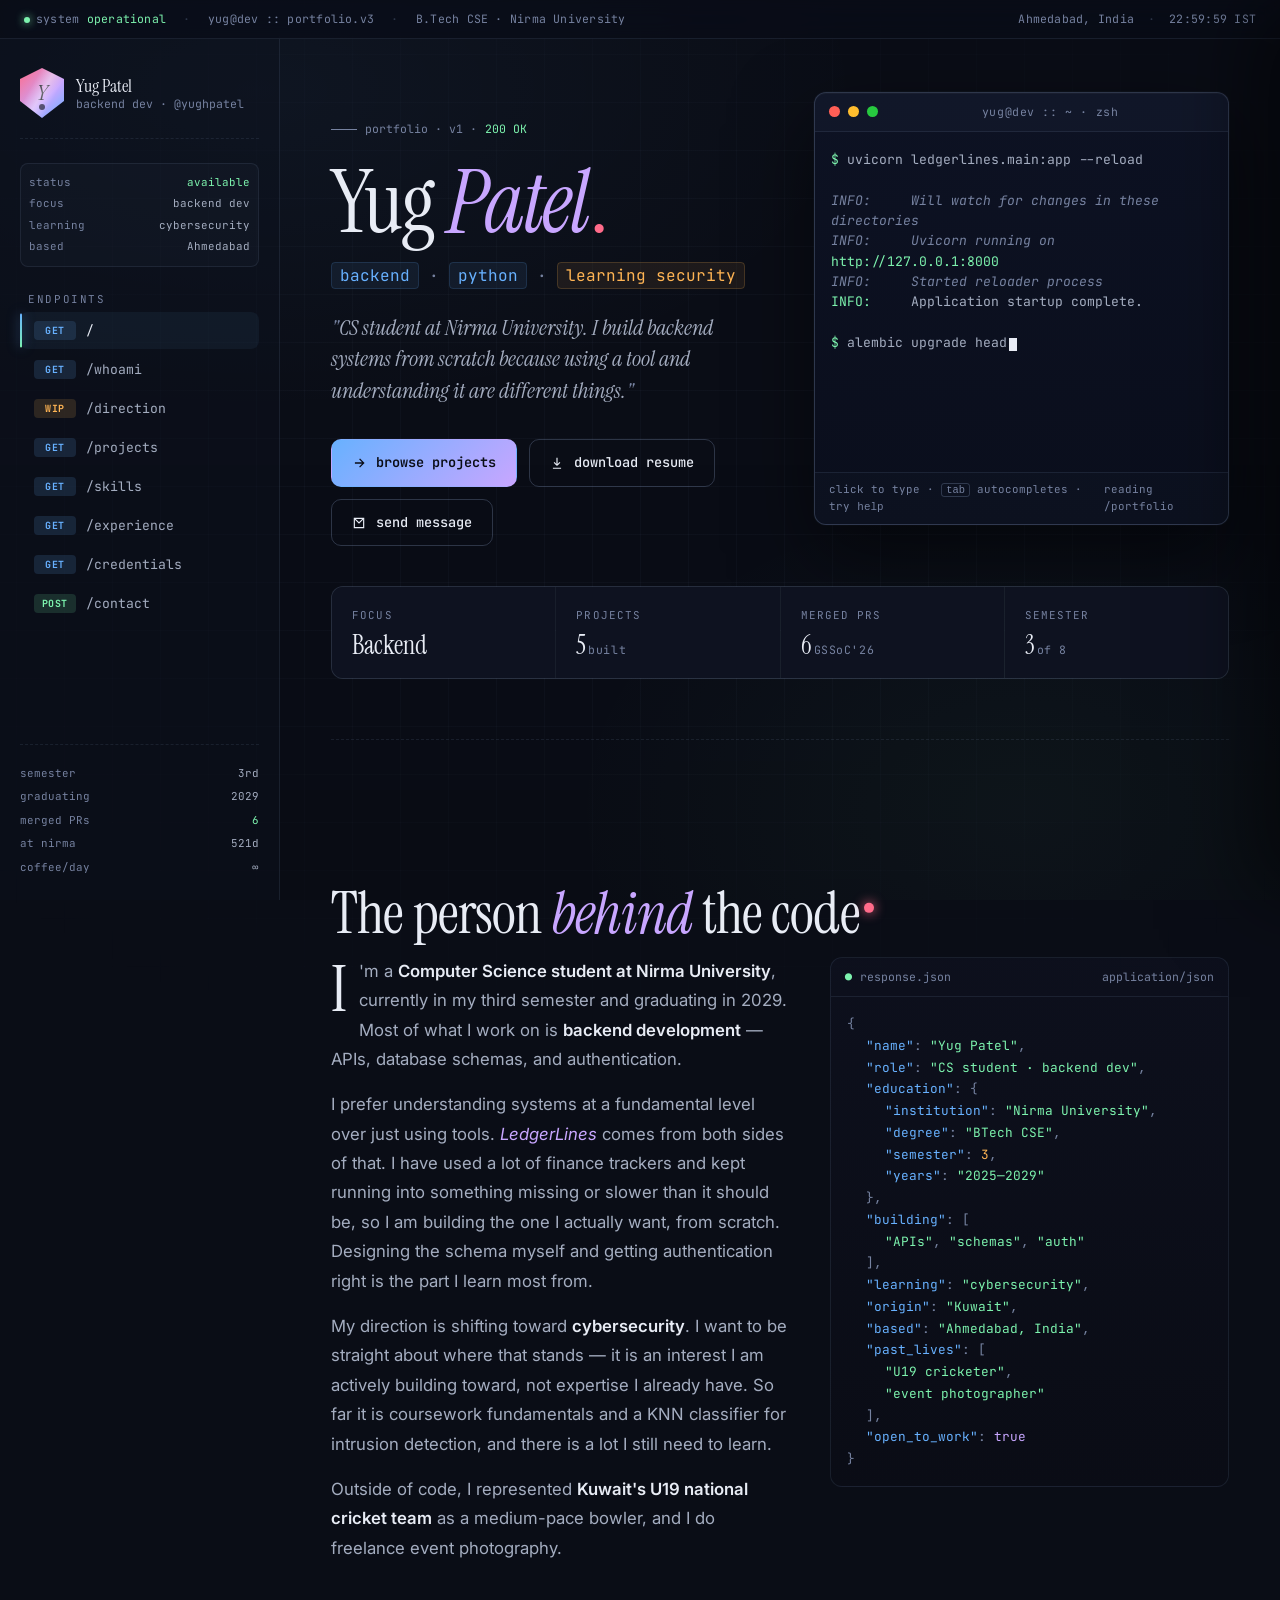
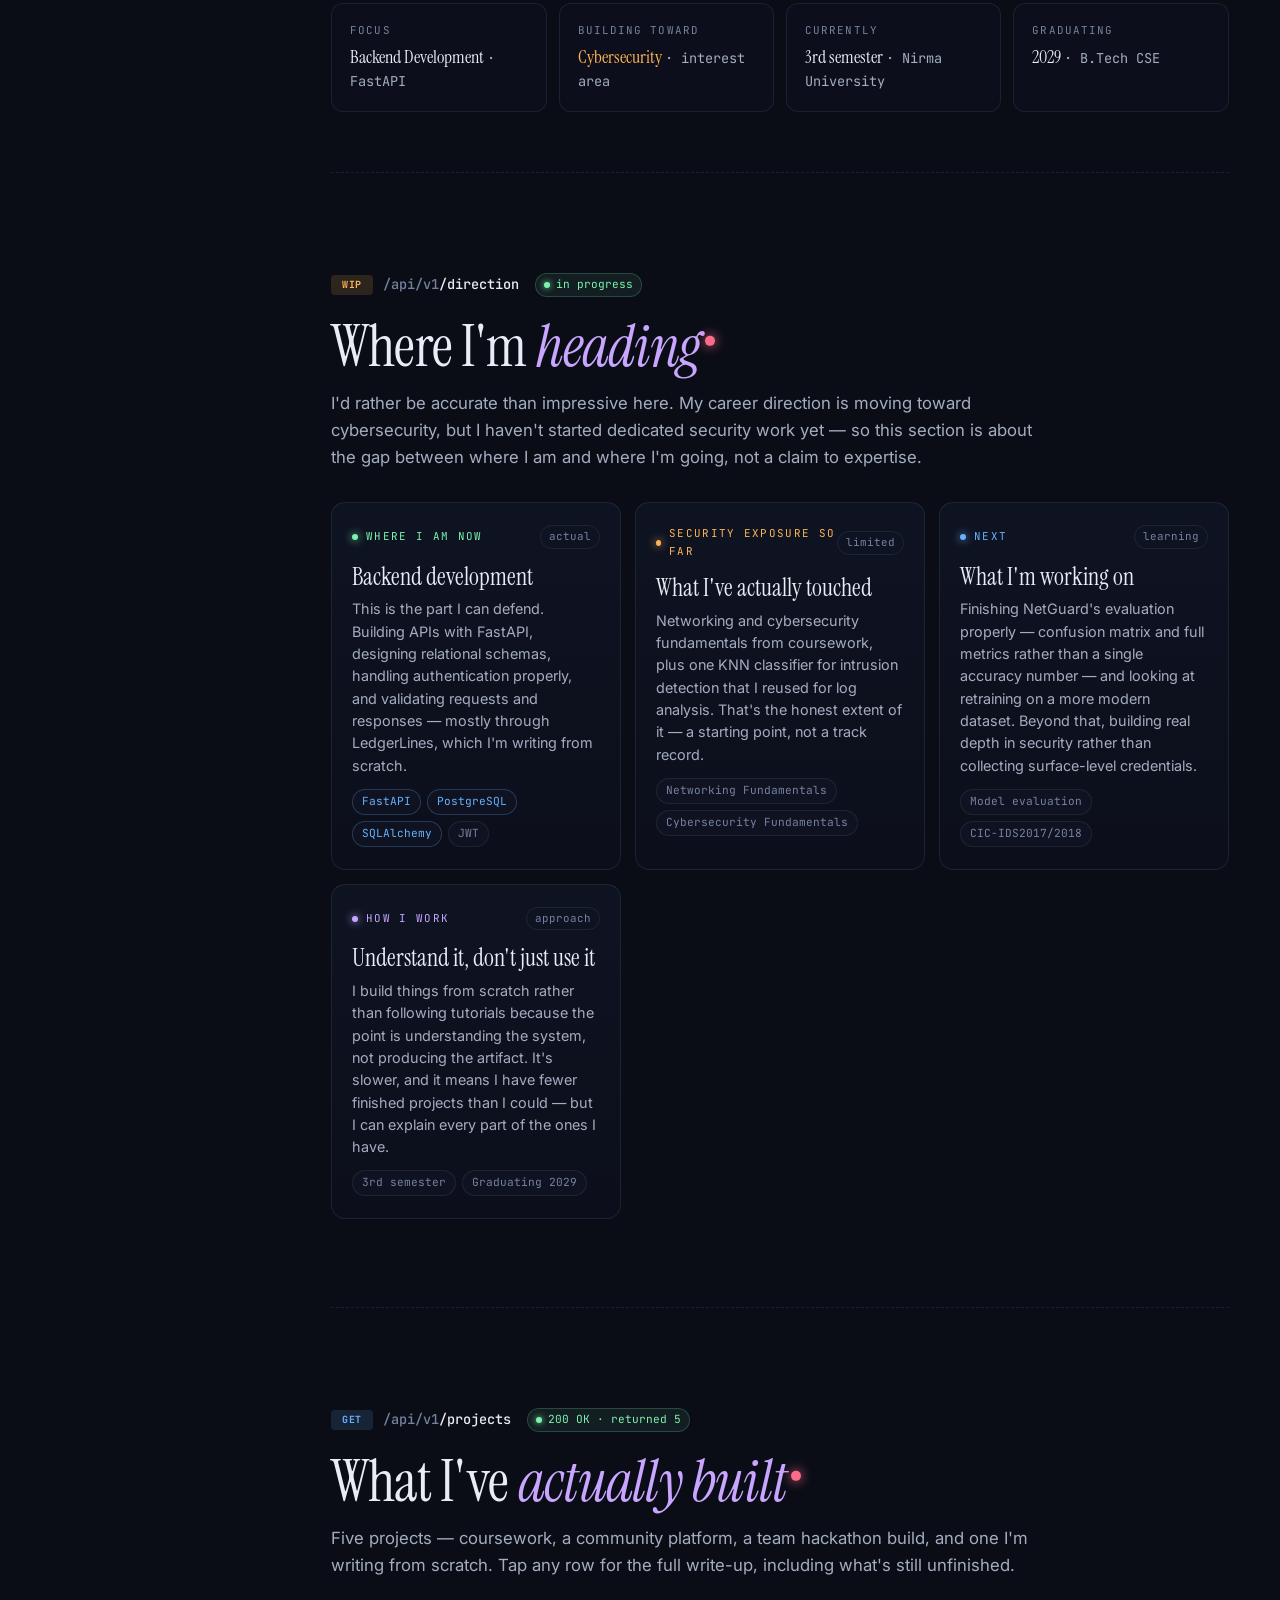
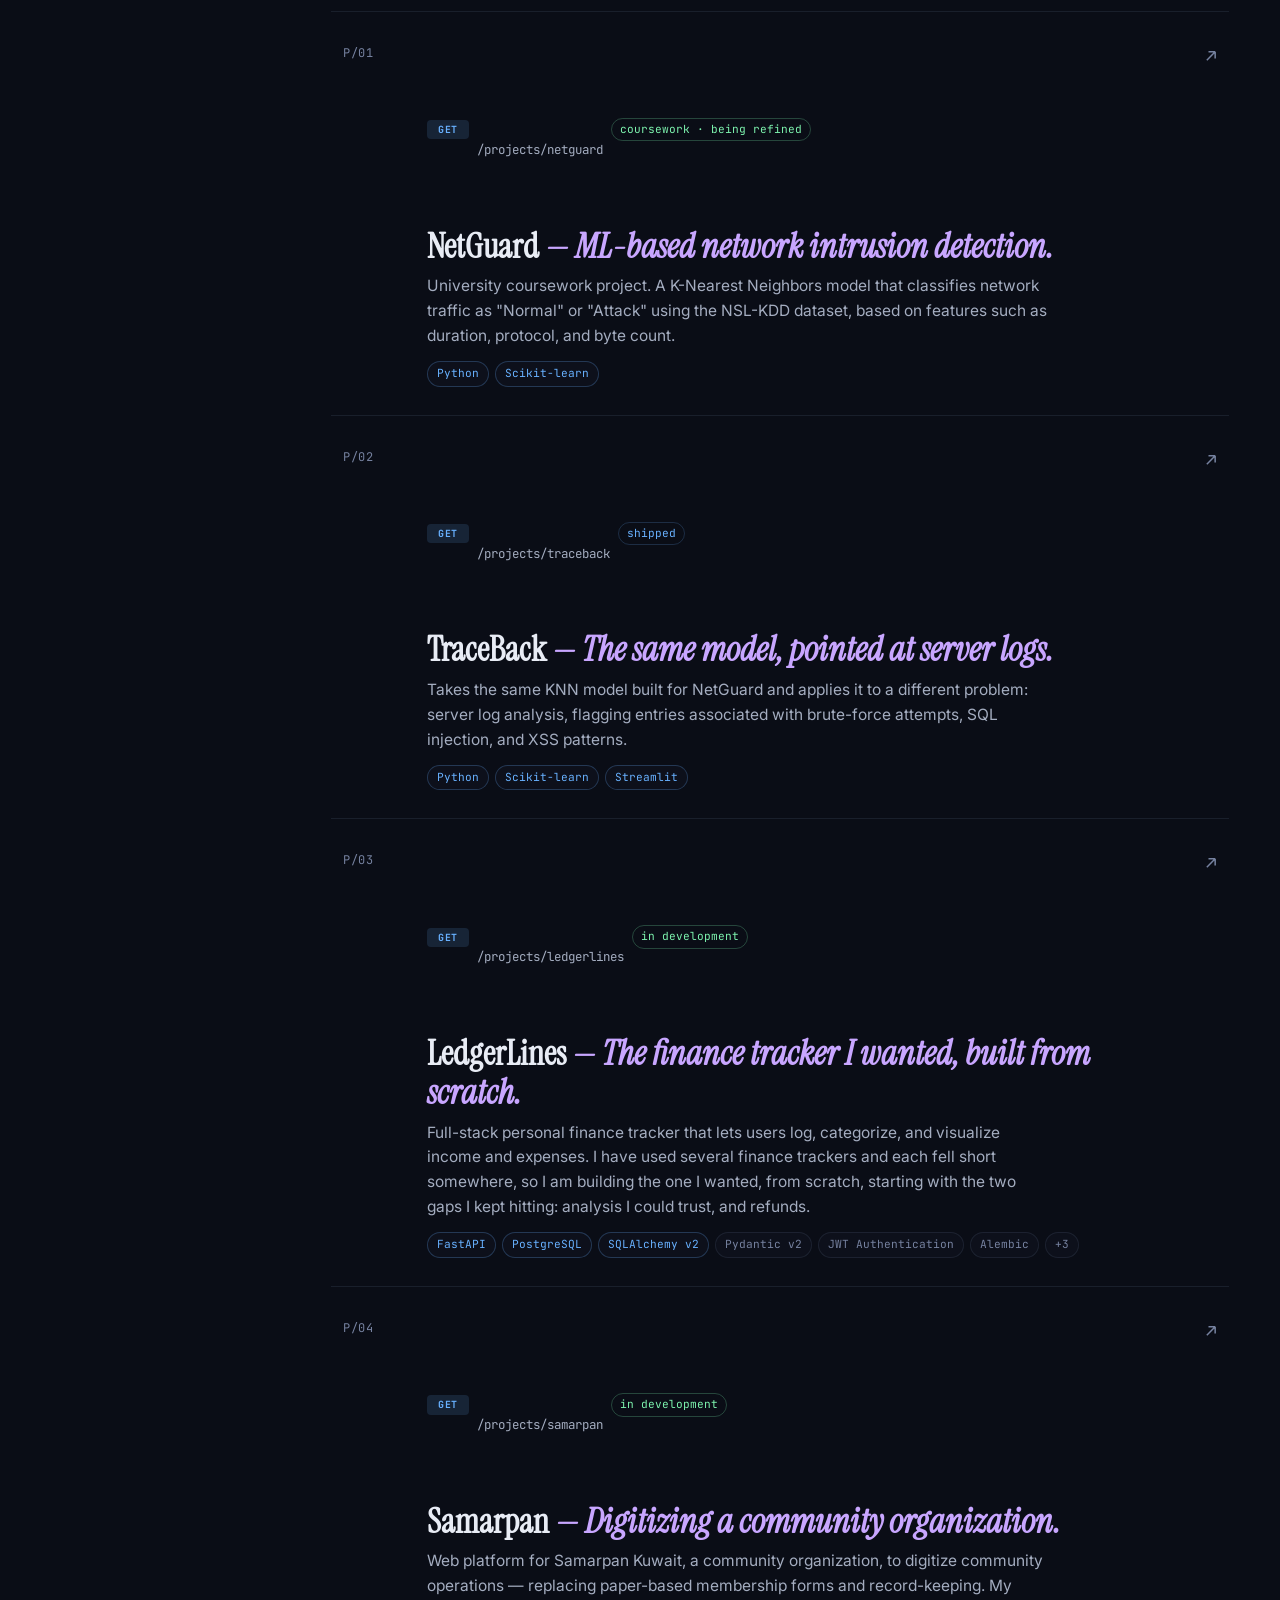
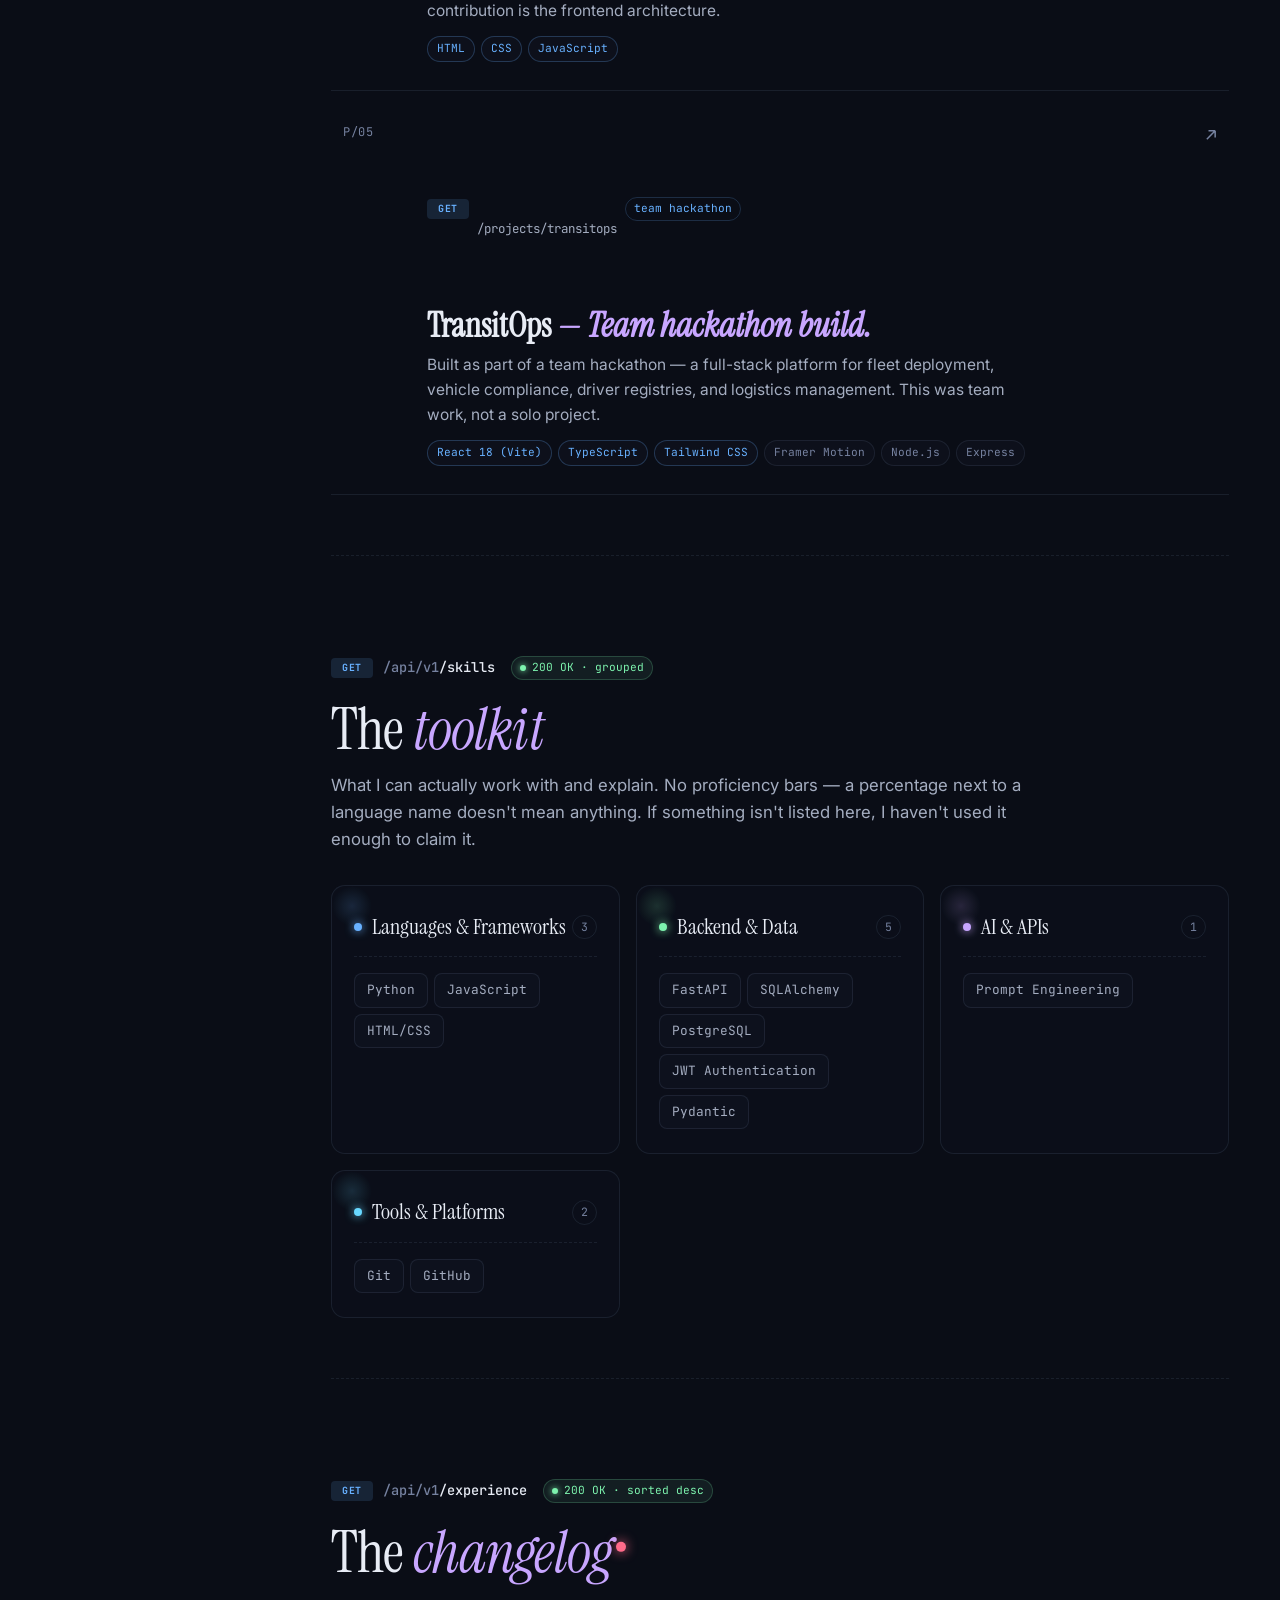
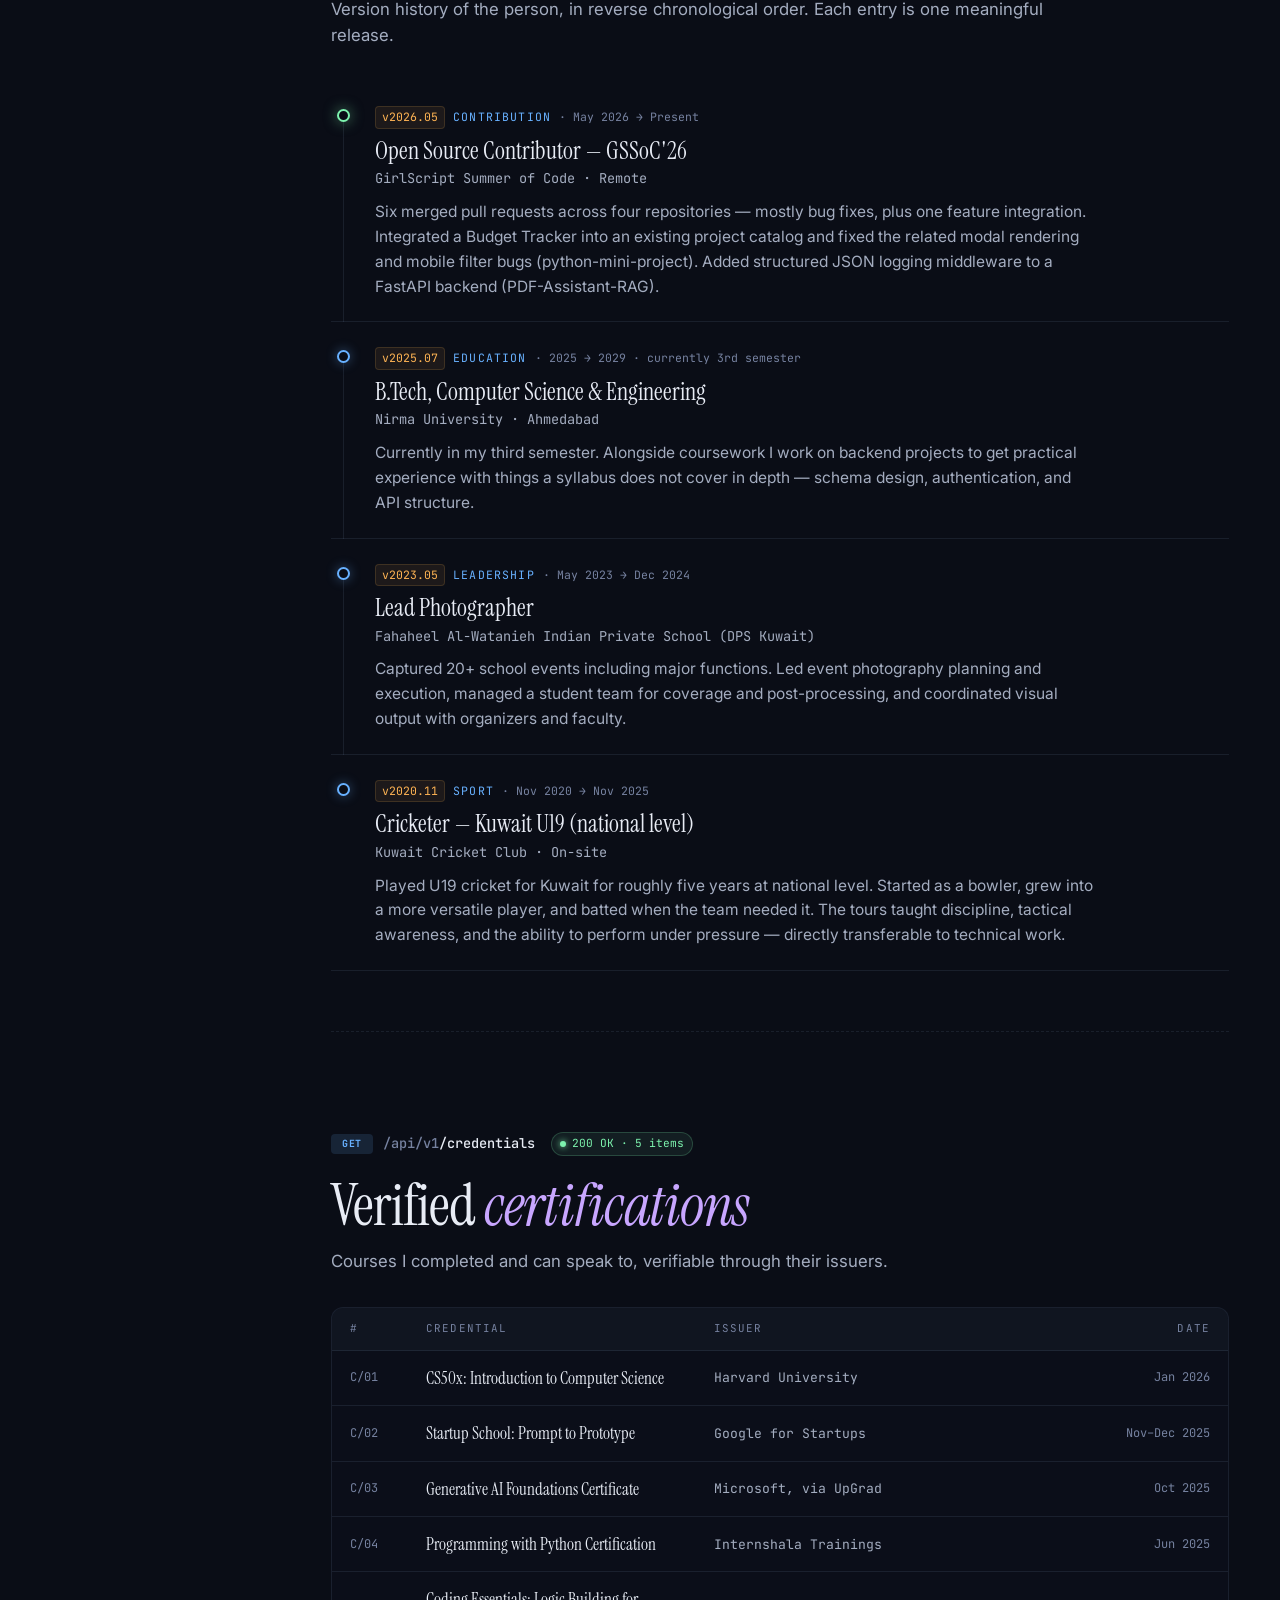
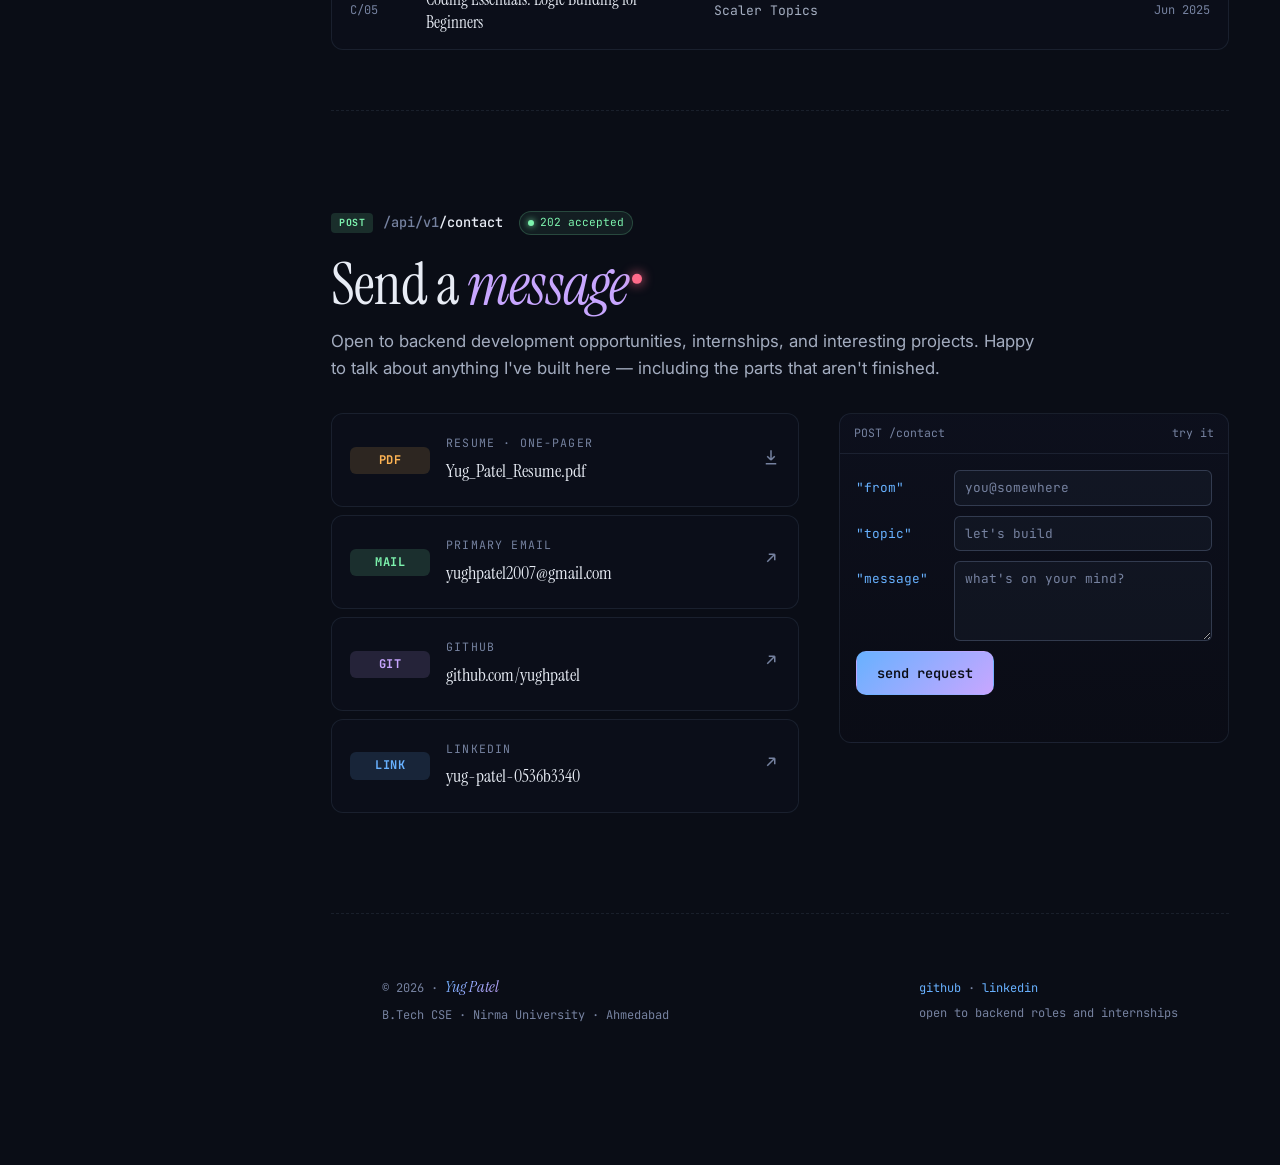
<file: index.html>
<!DOCTYPE html>
<html lang="en">
<head>
<meta charset="UTF-8">
<meta name="viewport" content="width=device-width, initial-scale=1.0">
<title>Yug Patel · Portfolio Website · /api/v1</title>
<meta name="description" content="Portfolio of Yug Patel — Computer Science student at Nirma University, focused on backend development with a growing interest in cybersecurity.">
<meta name="theme-color" content="#0a0d16">
<meta property="og:type" content="website">
<meta property="og:title" content="Yug Patel · Backend developer">
<meta property="og:description" content="CS student at Nirma University building backend systems from scratch, with a growing interest in cybersecurity.">
<meta property="og:url" content="https://yughpatel.github.io/">
<link rel="icon" href="data:image/svg+xml,%3Csvg xmlns='http://www.w3.org/2000/svg' viewBox='0 0 32 32'%3E%3Crect width='32' height='32' rx='7' fill='%230a0d16'/%3E%3Ctext x='16' y='23' font-family='monospace' font-size='20' font-weight='700' text-anchor='middle' fill='%237df3ae'%3EY%3C/text%3E%3C/svg%3E">
<link rel="preconnect" href="https://fonts.googleapis.com">
<link rel="preconnect" href="https://fonts.gstatic.com" crossorigin>
<link href="https://fonts.googleapis.com/css2?family=Instrument+Serif:ital@0;1&family=Inter:wght@300;400;500;600;700&family=JetBrains+Mono:wght@400;500;600;700&display=swap" rel="stylesheet">
<link rel="stylesheet" href="style.css">
<noscript>
  <style>
    /* Scroll-reveal starts at opacity:0 and is un-hidden by JS.
       Without JS the page would render blank, so show everything. */
    .reveal { opacity: 1 !important; transform: none !important; }
  </style>
</noscript>
</head>
<body>
<a class="skip-link" href="#whoami">Skip to content</a>

<!-- Background -->
<div class="bg-blueprint" aria-hidden="true"></div>
<div class="bg-grid" id="bgGrid" aria-hidden="true"></div>
<div class="bg-scan" aria-hidden="true"></div>

<!-- Progress bar -->
<div class="progress-bar"><div class="progress-fill" id="progressFill"></div></div>

<!-- Top status bar -->
<div class="status-bar" id="statusBar">
  <div class="left">
    <span><span aria-hidden="true" class="dot"></span>system <span class="ok">operational</span></span>
    <span aria-hidden="true" class="sep desktop-only">·</span>
    <span class="desktop-only">yug@dev :: portfolio.v3</span>
    <span aria-hidden="true" class="sep desktop-only">·</span>
    <span class="desktop-only">B.Tech CSE · Nirma University</span>
  </div>
  <div class="right">
    <span class="desktop-only">Ahmedabad, India</span>
    <span aria-hidden="true" class="sep desktop-only">·</span>
    <span class="clock" id="clock">IST</span>
  </div>
</div>

<!-- Mobile toggle -->
<button class="sb-toggle" id="sbToggle" aria-label="Menu" aria-expanded="false" aria-controls="sidebar">
  <svg aria-hidden="true" width="18" height="18" viewBox="0 0 24 24" fill="none" stroke="currentColor" stroke-width="2"><path d="M3 6h18M3 12h18M3 18h18"/></svg>
</button>

<div class="app">

  <!-- ============================================================
       SIDEBAR
       ============================================================ -->
  <aside class="sidebar" id="sidebar">
    <div class="sb-brand">
      <div class="sb-avatar" aria-hidden="true">Y</div>
      <div class="sb-brand-text">
        <div class="sb-name">Yug Patel</div>
        <div class="sb-handle">backend dev · @yughpatel</div>
      </div>
    </div>

    <div class="sb-meta">
      <div class="kv"><span class="k">status</span><span class="v ok">available</span></div>
      <div class="kv"><span class="k">focus</span><span class="v">backend dev</span></div>
      <div class="kv"><span class="k">learning</span><span class="v">cybersecurity</span></div>
      <div class="kv"><span class="k">based</span><span class="v">Ahmedabad</span></div>
    </div>

    <div>
      <div class="sb-section-label">endpoints</div>
      <ul class="sb-nav" id="sbNav">
        <li class="sb-indicator" id="sbIndicator" aria-hidden="true"></li>
        <li><a href="#root" data-target="root"><span aria-hidden="true" class="method get">GET</span><span class="path">/</span></a></li>
        <li><a href="#whoami" data-target="whoami"><span aria-hidden="true" class="method get">GET</span><span class="path">/whoami</span></a></li>
        <li><a href="#direction" data-target="direction"><span aria-hidden="true" class="method put">WIP</span><span class="path">/direction</span></a></li>
        <li><a href="#projects" data-target="projects"><span aria-hidden="true" class="method get">GET</span><span class="path">/projects</span></a></li>
        <li><a href="#skills" data-target="skills"><span aria-hidden="true" class="method get">GET</span><span class="path">/skills</span></a></li>
        <li><a href="#experience" data-target="experience"><span aria-hidden="true" class="method get">GET</span><span class="path">/experience</span></a></li>
        <li><a href="#credentials" data-target="credentials"><span aria-hidden="true" class="method get">GET</span><span class="path">/credentials</span></a></li>
        <li><a href="#contact" data-target="contact"><span aria-hidden="true" class="method post">POST</span><span class="path">/contact</span></a></li>
      </ul>
    </div>

    <div class="sb-footer">
      <div class="kv"><span>semester</span><span class="v">3rd</span></div>
      <div class="kv"><span>graduating</span><span class="v">2029</span></div>
      <div class="kv"><span>merged PRs</span><span class="v" style="color:var(--post)">6</span></div>
      <div class="kv"><span>at nirma</span><span class="v" id="uptime">since 2025</span></div>
      <div class="kv"><span>coffee/day</span><span class="v">∞</span></div>
    </div>
  </aside>

  <!-- ============================================================
       MAIN CONTENT
       ============================================================ -->
  <main class="content">

    <!-- ROOT / HERO -->
    <section class="endpoint hero" id="root">
      <div class="hero-inner">
        <div class="hero-left">
          <div class="hero-tag">portfolio · v1 · <span class="ok" style="color:var(--post)">200 OK</span></div>
          <h1 class="hero-name">Yug <span class="em">Patel</span></h1>
          <p class="hero-role">
            <span class="sw">backend</span> <span style="color:var(--text-mute)">·</span>
            <span class="sw">python</span> <span style="color:var(--text-mute)">·</span>
            <span class="sw" style="color:var(--put);background:rgba(255,180,84,0.08);border-color:rgba(255,180,84,0.18)">learning security</span>
          </p>
          <p class="hero-tagline">CS student at Nirma University. I build backend systems from scratch because using a tool and understanding it are different things.</p>
          <div class="hero-cta">
            <a href="#projects" class="btn primary">
              <svg aria-hidden="true" viewBox="0 0 24 24" fill="none" stroke="currentColor" stroke-width="2.2"><path d="M5 12h14M13 5l7 7-7 7"/></svg>
              browse projects
            </a>
            <a href="Yug_Patel_Resume.pdf" download class="btn">
              <svg aria-hidden="true" viewBox="0 0 24 24" fill="none" stroke="currentColor" stroke-width="2"><path d="M12 3v13m0 0l-5-5m5 5l5-5M5 21h14"/></svg>
              download resume
            </a>
            <a href="#contact" class="btn">
              <svg aria-hidden="true" viewBox="0 0 24 24" fill="none" stroke="currentColor" stroke-width="2"><path d="M4 4h16v16H4z"/><path d="M4 4l8 8 8-8"/></svg>
              send message
            </a>
          </div>
        </div>

        <!-- Terminal -->
        <div class="terminal" id="terminal">
          <div class="term-bar">
            <span class="term-dot red"></span>
            <span class="term-dot yellow"></span>
            <span class="term-dot green"></span>
            <span class="term-title">yug@dev :: ~ · zsh</span>
          </div>
          <div class="term-body" id="termBody"></div>
          <div class="term-hint">
            <span>click to type · <kbd style="font-size:0.65rem;padding:0 4px;border:1px solid var(--border-strong);border-radius:3px;">tab</kbd> autocompletes · try <code>help</code></span>
            <span>reading /portfolio</span>
          </div>
        </div>
      </div>

      <!-- Live-stats strip -->
      <div class="hero-strip reveal">
        <div class="strip-cell">
          <div class="strip-k">focus</div>
          <div class="strip-v">Backend</div>
        </div>
        <div class="strip-cell">
          <div class="strip-k">projects</div>
          <div class="strip-v" data-counter="5"><span class="c">5</span><span class="u">built</span></div>
        </div>
        <div class="strip-cell">
          <div class="strip-k">merged PRs</div>
          <div class="strip-v" data-counter="6"><span class="c">6</span><span class="u">GSSoC'26</span></div>
        </div>
        <div class="strip-cell">
          <div class="strip-k">semester</div>
          <div class="strip-v" data-counter="3"><span class="c">3</span><span class="u">of 8</span></div>
        </div>
      </div>
    </section>

    <!-- WHOAMI -->
    <section class="endpoint" id="whoami">
      <div class="ep-header reveal">
        <span aria-hidden="true" class="method get">GET</span>
        <span class="path"><span class="p1">/api/v1</span>/whoami</span>
        <span class="ep-status">200 OK</span>
      </div>
      <h2 class="ep-title reveal d1">The person <em>behind</em> the code<span aria-hidden="true" class="accent-dot"></span></h2>
      

      <div class="two-col">
        <div class="prose reveal d3">
          <p><span class="drop">I</span>'m a <strong>Computer Science student at Nirma University</strong>, currently in my third semester and graduating in 2029. Most of what I work on is <strong>backend development</strong> — APIs, database schemas, and authentication.</p>
          <p>I prefer understanding systems at a fundamental level over just using tools. <em>LedgerLines</em> comes from both sides of that. I have used a lot of finance trackers and kept running into something missing or slower than it should be, so I am building the one I actually want, from scratch. Designing the schema myself and getting authentication right is the part I learn most from.</p>
          <p>My direction is shifting toward <strong>cybersecurity</strong>. I want to be straight about where that stands — it is an interest I am actively building toward, not expertise I already have. So far it is coursework fundamentals and a KNN classifier for intrusion detection, and there is a lot I still need to learn.</p>
          <p>Outside of code, I represented <strong>Kuwait's U19 national cricket team</strong> as a medium-pace bowler, and I do freelance event photography.</p>
        </div>

        <div class="response reveal d4">
          <div class="rsp-head">
            <div class="l">
              <span style="color:var(--post)">●</span>
              <span>response.json</span>
            </div>
            <div class="r">application/json</div>
          </div>
          <div class="rsp-body">
<span class="p">{</span>
<span class="indent"><span class="k">"name"</span><span class="p">:</span> <span class="s">"Yug Patel"</span><span class="p">,</span></span>
<span class="indent"><span class="k">"role"</span><span class="p">:</span> <span class="s">"CS student · backend dev"</span><span class="p">,</span></span>
<span class="indent"><span class="k">"education"</span><span class="p">: {</span></span>
<span class="indent" style="margin-left:3em"><span class="k">"institution"</span><span class="p">:</span> <span class="s">"Nirma University"</span><span class="p">,</span></span>
<span class="indent" style="margin-left:3em"><span class="k">"degree"</span><span class="p">:</span> <span class="s">"BTech CSE"</span><span class="p">,</span></span>
<span class="indent" style="margin-left:3em"><span class="k">"semester"</span><span class="p">:</span> <span class="n">3</span><span class="p">,</span></span>
<span class="indent" style="margin-left:3em"><span class="k">"years"</span><span class="p">:</span> <span class="s">"2025—2029"</span></span>
<span class="indent"><span class="p">},</span></span>
<span class="indent"><span class="k">"building"</span><span class="p">: [</span></span>
<span class="indent" style="margin-left:3em"><span class="s">"APIs"</span><span class="p">,</span> <span class="s">"schemas"</span><span class="p">,</span> <span class="s">"auth"</span></span>
<span class="indent"><span class="p">],</span></span>
<span class="indent"><span class="k">"learning"</span><span class="p">:</span> <span class="s">"cybersecurity"</span><span class="p">,</span></span>
<span class="indent"><span class="k">"origin"</span><span class="p">:</span> <span class="s">"Kuwait"</span><span class="p">,</span></span>
<span class="indent"><span class="k">"based"</span><span class="p">:</span> <span class="s">"Ahmedabad, India"</span><span class="p">,</span></span>
<span class="indent"><span class="k">"past_lives"</span><span class="p">: [</span></span>
<span class="indent" style="margin-left:3em"><span class="s">"U19 cricketer"</span><span class="p">,</span></span>
<span class="indent" style="margin-left:3em"><span class="s">"event photographer"</span></span>
<span class="indent"><span class="p">],</span></span>
<span class="indent"><span class="k">"open_to_work"</span><span class="p">:</span> <span class="b">true</span></span>
<span class="p">}</span>
          </div>
        </div>
      </div>

      <div class="info-row">
        <div class="info-card reveal d1">
          <div class="info-k">focus</div>
          <div class="info-v">Backend Development <span class="mono">· FastAPI</span></div>
        </div>
        <div class="info-card reveal d2">
          <div class="info-k">building toward</div>
          <div class="info-v" style="color:var(--put)">Cybersecurity <span class="mono" style="color:var(--text-mid)">· interest area</span></div>
        </div>
        <div class="info-card reveal d3">
          <div class="info-k">currently</div>
          <div class="info-v">3rd semester <span class="mono">· Nirma University</span></div>
        </div>
        <div class="info-card reveal d4">
          <div class="info-k">graduating</div>
          <div class="info-v">2029 <span class="mono">· B.Tech CSE</span></div>
        </div>
      </div>
    </section>

    <!-- DIRECTION -->
    <section class="endpoint" id="direction">
      <div class="ep-header reveal">
        <span aria-hidden="true" class="method put">WIP</span>
        <span class="path"><span class="p1">/api/v1</span>/direction</span>
        <span class="ep-status">in progress</span>
      </div>
      <h2 class="ep-title reveal d1">Where I'm <em>heading</em><span aria-hidden="true" class="accent-dot"></span></h2>
      <p class="ep-desc reveal d2">I'd rather be accurate than impressive here. My career direction is moving toward cybersecurity, but I haven't started dedicated security work yet — so this section is about the gap between where I am and where I'm going, not a claim to expertise.</p>

      <div class="sec-grid reveal d3">
        <div class="sec-card" style="--sc-color: var(--post);">
          <div class="sec-head">
            <span class="sec-label">where I am now</span>
            <span class="sec-ref">actual</span>
          </div>
          <div class="sec-title">Backend development</div>
          <p class="sec-desc">This is the part I can defend. Building APIs with FastAPI, designing relational schemas, handling authentication properly, and validating requests and responses — mostly through LedgerLines, which I'm writing from scratch.</p>
          <div class="sec-tags">
            <span class="chip hi">FastAPI</span>
            <span class="chip hi">PostgreSQL</span>
            <span class="chip hi">SQLAlchemy</span>
            <span class="chip">JWT</span>
          </div>
        </div>

        <div class="sec-card" style="--sc-color: var(--put);">
          <div class="sec-head">
            <span class="sec-label">security exposure so far</span>
            <span class="sec-ref">limited</span>
          </div>
          <div class="sec-title">What I've actually touched</div>
          <p class="sec-desc">Networking and cybersecurity fundamentals from coursework, plus one KNN classifier for intrusion detection that I reused for log analysis. That's the honest extent of it — a starting point, not a track record.</p>
          <div class="sec-tags">
            <span class="chip">Networking Fundamentals</span>
            <span class="chip">Cybersecurity Fundamentals</span>
          </div>
        </div>

        <div class="sec-card" style="--sc-color: var(--get);">
          <div class="sec-head">
            <span class="sec-label">next</span>
            <span class="sec-ref">learning</span>
          </div>
          <div class="sec-title">What I'm working on</div>
          <p class="sec-desc">Finishing NetGuard's evaluation properly — confusion matrix and full metrics rather than a single accuracy number — and looking at retraining on a more modern dataset. Beyond that, building real depth in security rather than collecting surface-level credentials.</p>
          <div class="sec-tags">
            <span class="chip">Model evaluation</span>
            <span class="chip">CIC-IDS2017/2018</span>
          </div>
        </div>

        <div class="sec-card" style="--sc-color: var(--accent);">
          <div class="sec-head">
            <span class="sec-label">how I work</span>
            <span class="sec-ref">approach</span>
          </div>
          <div class="sec-title">Understand it, don't just use it</div>
          <p class="sec-desc">I build things from scratch rather than following tutorials because the point is understanding the system, not producing the artifact. It's slower, and it means I have fewer finished projects than I could — but I can explain every part of the ones I have.</p>
          <div class="sec-tags">
            <span class="chip">3rd semester</span>
            <span class="chip">Graduating 2029</span>
          </div>
        </div>
      </div>
    </section>

    <!-- PROJECTS -->
    <section class="endpoint" id="projects">
      <div class="ep-header reveal">
        <span aria-hidden="true" class="method get">GET</span>
        <span class="path"><span class="p1">/api/v1</span>/projects</span>
        <span class="ep-status">200 OK · returned 5</span>
      </div>
      <h2 class="ep-title reveal d1">What I've <em>actually built</em><span aria-hidden="true" class="accent-dot"></span></h2>
      <p class="ep-desc reveal d2">Five projects — coursework, a community platform, a team hackathon build, and one I'm writing from scratch. Tap any row for the full write-up, including what's still unfinished.</p>

      <div class="projects-list reveal d3" id="projectsList"><!--pr:projects-->
  <div class="project-row" data-id="netguard" tabindex="0" role="button" aria-label="Open NetGuard project details">
    <div class="project-num" aria-hidden="true">P/01</div>
    <div class="project-main">
      <div class="project-meta">
        <span class="method get" aria-hidden="true">GET</span>
        <span class="endpoint">/projects/netguard</span>
        <span class="status live">coursework · being refined</span>
      </div>
      <h3 class="project-title">NetGuard <em>— ML-based network intrusion detection.</em></h3>
      <p class="project-desc">University coursework project. A K-Nearest Neighbors model that classifies network traffic as "Normal" or "Attack" using the NSL-KDD dataset, based on features such as duration, protocol, and byte count.</p>
      <div class="stack-row">
        <span class="chip hi">Python</span><span class="chip hi">Scikit-learn</span>
        
      </div>
    </div>
    <div class="project-arrow">
      <svg aria-hidden="true" viewBox="0 0 24 24" fill="none" stroke="currentColor" stroke-width="1.8"><path d="M7 17L17 7M17 7H9M17 7v8"/></svg>
    </div>
  </div>
  <div class="project-row" data-id="traceback" tabindex="0" role="button" aria-label="Open TraceBack project details">
    <div class="project-num" aria-hidden="true">P/02</div>
    <div class="project-main">
      <div class="project-meta">
        <span class="method get" aria-hidden="true">GET</span>
        <span class="endpoint">/projects/traceback</span>
        <span class="status done">shipped</span>
      </div>
      <h3 class="project-title">TraceBack <em>— The same model, pointed at server logs.</em></h3>
      <p class="project-desc">Takes the same KNN model built for NetGuard and applies it to a different problem: server log analysis, flagging entries associated with brute-force attempts, SQL injection, and XSS patterns.</p>
      <div class="stack-row">
        <span class="chip hi">Python</span><span class="chip hi">Scikit-learn</span><span class="chip hi">Streamlit</span>
        
      </div>
    </div>
    <div class="project-arrow">
      <svg aria-hidden="true" viewBox="0 0 24 24" fill="none" stroke="currentColor" stroke-width="1.8"><path d="M7 17L17 7M17 7H9M17 7v8"/></svg>
    </div>
  </div>
  <div class="project-row" data-id="ledgerlines" tabindex="0" role="button" aria-label="Open LedgerLines project details">
    <div class="project-num" aria-hidden="true">P/03</div>
    <div class="project-main">
      <div class="project-meta">
        <span class="method get" aria-hidden="true">GET</span>
        <span class="endpoint">/projects/ledgerlines</span>
        <span class="status live">in development</span>
      </div>
      <h3 class="project-title">LedgerLines <em>— The finance tracker I wanted, built from scratch.</em></h3>
      <p class="project-desc">Full-stack personal finance tracker that lets users log, categorize, and visualize income and expenses. I have used several finance trackers and each fell short somewhere, so I am building the one I wanted, from scratch, starting with the two gaps I kept hitting: analysis I could trust, and refunds.</p>
      <div class="stack-row">
        <span class="chip hi">FastAPI</span><span class="chip hi">PostgreSQL</span><span class="chip hi">SQLAlchemy v2</span><span class="chip">Pydantic v2</span><span class="chip">JWT Authentication</span><span class="chip">Alembic</span>
        <span class="chip">+3</span>
      </div>
    </div>
    <div class="project-arrow">
      <svg aria-hidden="true" viewBox="0 0 24 24" fill="none" stroke="currentColor" stroke-width="1.8"><path d="M7 17L17 7M17 7H9M17 7v8"/></svg>
    </div>
  </div>
  <div class="project-row" data-id="samarpan" tabindex="0" role="button" aria-label="Open Samarpan project details">
    <div class="project-num" aria-hidden="true">P/04</div>
    <div class="project-main">
      <div class="project-meta">
        <span class="method get" aria-hidden="true">GET</span>
        <span class="endpoint">/projects/samarpan</span>
        <span class="status live">in development</span>
      </div>
      <h3 class="project-title">Samarpan <em>— Digitizing a community organization.</em></h3>
      <p class="project-desc">Web platform for Samarpan Kuwait, a community organization, to digitize community operations — replacing paper-based membership forms and record-keeping. My contribution is the frontend architecture.</p>
      <div class="stack-row">
        <span class="chip hi">HTML</span><span class="chip hi">CSS</span><span class="chip hi">JavaScript</span>
        
      </div>
    </div>
    <div class="project-arrow">
      <svg aria-hidden="true" viewBox="0 0 24 24" fill="none" stroke="currentColor" stroke-width="1.8"><path d="M7 17L17 7M17 7H9M17 7v8"/></svg>
    </div>
  </div>
  <div class="project-row" data-id="transitops" tabindex="0" role="button" aria-label="Open TransitOps project details">
    <div class="project-num" aria-hidden="true">P/05</div>
    <div class="project-main">
      <div class="project-meta">
        <span class="method get" aria-hidden="true">GET</span>
        <span class="endpoint">/projects/transitops</span>
        <span class="status done">team hackathon</span>
      </div>
      <h3 class="project-title">TransitOps <em>— Team hackathon build.</em></h3>
      <p class="project-desc">Built as part of a team hackathon — a full-stack platform for fleet deployment, vehicle compliance, driver registries, and logistics management. This was team work, not a solo project.</p>
      <div class="stack-row">
        <span class="chip hi">React 18 (Vite)</span><span class="chip hi">TypeScript</span><span class="chip hi">Tailwind CSS</span><span class="chip">Framer Motion</span><span class="chip">Node.js</span><span class="chip">Express</span>
        
      </div>
    </div>
    <div class="project-arrow">
      <svg aria-hidden="true" viewBox="0 0 24 24" fill="none" stroke="currentColor" stroke-width="1.8"><path d="M7 17L17 7M17 7H9M17 7v8"/></svg>
    </div>
  </div><!--/pr:projects--></div>
    </section>

    <!-- SKILLS -->
    <section class="endpoint" id="skills">
      <div class="ep-header reveal">
        <span aria-hidden="true" class="method get">GET</span>
        <span class="path"><span class="p1">/api/v1</span>/skills</span>
        <span class="ep-status">200 OK · grouped</span>
      </div>
      <h2 class="ep-title reveal d1">The <em>toolkit</em></h2>
      <p class="ep-desc reveal d2">What I can actually work with and explain. No proficiency bars — a percentage next to a language name doesn't mean anything. If something isn't listed here, I haven't used it enough to claim it.</p>

      <div class="skills-groups reveal d3" id="skillsGroups"><!--pr:skills-->
  <div class="skill-group" style="--sg-color:#68b1ff">
    <div class="sg-header">
      <div class="sg-title">Languages & Frameworks</div>
      <div class="sg-count">3</div>
    </div>
    <div class="sg-items">
      <span class="sg-item">Python</span><span class="sg-item">JavaScript</span><span class="sg-item">HTML/CSS</span>
    </div>
    
  </div>
  <div class="skill-group" style="--sg-color:#7df3ae">
    <div class="sg-header">
      <div class="sg-title">Backend & Data</div>
      <div class="sg-count">5</div>
    </div>
    <div class="sg-items">
      <span class="sg-item">FastAPI</span><span class="sg-item">SQLAlchemy</span><span class="sg-item">PostgreSQL</span><span class="sg-item">JWT Authentication</span><span class="sg-item">Pydantic</span>
    </div>
    
  </div>
  <div class="skill-group" style="--sg-color:#c8a6ff">
    <div class="sg-header">
      <div class="sg-title">AI & APIs</div>
      <div class="sg-count">1</div>
    </div>
    <div class="sg-items">
      <span class="sg-item">Prompt Engineering</span>
    </div>
    
  </div>
  <div class="skill-group" style="--sg-color:#68d8ff">
    <div class="sg-header">
      <div class="sg-title">Tools & Platforms</div>
      <div class="sg-count">2</div>
    </div>
    <div class="sg-items">
      <span class="sg-item">Git</span><span class="sg-item">GitHub</span>
    </div>
    
  </div><!--/pr:skills--></div>
    </section>

    <!-- EXPERIENCE -->
    <section class="endpoint" id="experience">
      <div class="ep-header reveal">
        <span aria-hidden="true" class="method get">GET</span>
        <span class="path"><span class="p1">/api/v1</span>/experience</span>
        <span class="ep-status">200 OK · sorted desc</span>
      </div>
      <h2 class="ep-title reveal d1">The <em>changelog</em><span aria-hidden="true" class="accent-dot"></span></h2>
      <p class="ep-desc reveal d2">Version history of the person, in reverse chronological order. Each entry is one meaningful release.</p>

      <div class="changelog reveal d3" id="changelog"><!--pr:changelog-->
  <div class="change-entry live">
    <div class="change-tag">
      <span class="ver">v2026.05</span>
      <span class="type">contribution</span>
      <span style="color:var(--text-mute)">· May 2026 → Present</span>
    </div>
    <div class="change-title">Open Source Contributor — GSSoC'26</div>
    <div class="change-org">GirlScript Summer of Code · Remote</div>
    <p class="change-desc">Six merged pull requests across four repositories — mostly bug fixes, plus one feature integration. Integrated a Budget Tracker into an existing project catalog and fixed the related modal rendering and mobile filter bugs (python-mini-project). Added structured JSON logging middleware to a FastAPI backend (PDF-Assistant-RAG).</p>
  </div>
  <div class="change-entry">
    <div class="change-tag">
      <span class="ver">v2025.07</span>
      <span class="type">education</span>
      <span style="color:var(--text-mute)">· 2025 → 2029 · currently 3rd semester</span>
    </div>
    <div class="change-title">B.Tech, Computer Science & Engineering</div>
    <div class="change-org">Nirma University · Ahmedabad</div>
    <p class="change-desc">Currently in my third semester. Alongside coursework I work on backend projects to get practical experience with things a syllabus does not cover in depth — schema design, authentication, and API structure.</p>
  </div>
  <div class="change-entry">
    <div class="change-tag">
      <span class="ver">v2023.05</span>
      <span class="type">leadership</span>
      <span style="color:var(--text-mute)">· May 2023 → Dec 2024</span>
    </div>
    <div class="change-title">Lead Photographer</div>
    <div class="change-org">Fahaheel Al-Watanieh Indian Private School (DPS Kuwait)</div>
    <p class="change-desc">Captured 20+ school events including major functions. Led event photography planning and execution, managed a student team for coverage and post-processing, and coordinated visual output with organizers and faculty.</p>
  </div>
  <div class="change-entry">
    <div class="change-tag">
      <span class="ver">v2020.11</span>
      <span class="type">sport</span>
      <span style="color:var(--text-mute)">· Nov 2020 → Nov 2025</span>
    </div>
    <div class="change-title">Cricketer — Kuwait U19 (national level)</div>
    <div class="change-org">Kuwait Cricket Club · On-site</div>
    <p class="change-desc">Played U19 cricket for Kuwait for roughly five years at national level. Started as a bowler, grew into a more versatile player, and batted when the team needed it. The tours taught discipline, tactical awareness, and the ability to perform under pressure — directly transferable to technical work.</p>
  </div><!--/pr:changelog--></div>
    </section>

    <!-- CREDENTIALS -->
    <section class="endpoint" id="credentials">
      <div class="ep-header reveal">
        <span aria-hidden="true" class="method get">GET</span>
        <span class="path"><span class="p1">/api/v1</span>/credentials</span>
        <span class="ep-status">200 OK · 5 items</span>
      </div>
      <h2 class="ep-title reveal d1">Verified <em>certifications</em></h2>
      <p class="ep-desc reveal d2">Courses I completed and can speak to, verifiable through their issuers.</p>

      <div class="creds-table reveal d3">
        <div class="creds-header">
          <span>#</span>
          <span>credential</span>
          <span>issuer</span>
          <span style="text-align:right;">date</span>
        </div>
        <div id="credsBody"><!--pr:creds-->
  <div class="cred-row">
    <div class="cred-num" aria-hidden="true">C/01</div>
    <div class="cred-title">CS50x: Introduction to Computer Science</div>
    <div class="cred-org">Harvard University</div>
    <div class="cred-date">Jan 2026</div>
  </div>
  <div class="cred-row">
    <div class="cred-num" aria-hidden="true">C/02</div>
    <div class="cred-title">Startup School: Prompt to Prototype</div>
    <div class="cred-org">Google for Startups</div>
    <div class="cred-date">Nov–Dec 2025</div>
  </div>
  <div class="cred-row">
    <div class="cred-num" aria-hidden="true">C/03</div>
    <div class="cred-title">Generative AI Foundations Certificate</div>
    <div class="cred-org">Microsoft, via UpGrad</div>
    <div class="cred-date">Oct 2025</div>
  </div>
  <div class="cred-row">
    <div class="cred-num" aria-hidden="true">C/04</div>
    <div class="cred-title">Programming with Python Certification</div>
    <div class="cred-org">Internshala Trainings</div>
    <div class="cred-date">Jun 2025</div>
  </div>
  <div class="cred-row">
    <div class="cred-num" aria-hidden="true">C/05</div>
    <div class="cred-title">Coding Essentials: Logic Building for Beginners</div>
    <div class="cred-org">Scaler Topics</div>
    <div class="cred-date">Jun 2025</div>
  </div><!--/pr:creds--></div>
      </div>
    </section>

    <!-- CONTACT -->
    <section class="endpoint" id="contact">
      <div class="ep-header reveal">
        <span aria-hidden="true" class="method post">POST</span>
        <span class="path"><span class="p1">/api/v1</span>/contact</span>
        <span class="ep-status">202 accepted</span>
      </div>
      <h2 class="ep-title reveal d1">Send a <em>message</em><span aria-hidden="true" class="accent-dot"></span></h2>
      <p class="ep-desc reveal d2">Open to backend development opportunities, internships, and interesting projects. Happy to talk about anything I've built here — including the parts that aren't finished.</p>

      <div class="contact-block">
        <div class="contact-links reveal d3">
          <a class="c-link" href="Yug_Patel_Resume.pdf" download data-m="pdf">
            <span class="m" aria-hidden="true">PDF</span>
            <div>
              <div class="l">Resume · one-pager</div>
              <div class="v">Yug_Patel_Resume.pdf</div>
            </div>
            <span class="arrow">
              <svg aria-hidden="true" width="18" height="18" viewBox="0 0 24 24" fill="none" stroke="currentColor" stroke-width="2"><path d="M12 3v13m0 0l-5-5m5 5l5-5M5 21h14"/></svg>
            </span>
          </a>
          <a class="c-link" href="mailto:yughpatel2007@gmail.com" data-m="mail">
            <span class="m" aria-hidden="true">MAIL</span>
            <div>
              <div class="l">Primary email</div>
              <div class="v">yughpatel2007@gmail.com</div>
            </div>
            <span class="arrow">
              <svg aria-hidden="true" width="18" height="18" viewBox="0 0 24 24" fill="none" stroke="currentColor" stroke-width="2"><path d="M7 17L17 7M17 7H9M17 7v8"/></svg>
            </span>
          </a>
          <a class="c-link" href="https://github.com/yughpatel" target="_blank" rel="noopener" data-m="git">
            <span class="m" aria-hidden="true">GIT</span>
            <div>
              <div class="l">GitHub</div>
              <div class="v">github.com/yughpatel</div>
            </div>
            <span class="arrow">
              <svg aria-hidden="true" width="18" height="18" viewBox="0 0 24 24" fill="none" stroke="currentColor" stroke-width="2"><path d="M7 17L17 7M17 7H9M17 7v8"/></svg>
            </span>
          </a>
          <a class="c-link" href="https://linkedin.com/in/yug-patel-0536b3340" target="_blank" rel="noopener" data-m="link">
            <span class="m" aria-hidden="true">LINK</span>
            <div>
              <div class="l">LinkedIn</div>
              <div class="v">yug-patel-0536b3340</div>
            </div>
            <span class="arrow">
              <svg aria-hidden="true" width="18" height="18" viewBox="0 0 24 24" fill="none" stroke="currentColor" stroke-width="2"><path d="M7 17L17 7M17 7H9M17 7v8"/></svg>
            </span>
          </a>
        </div>

        <form class="snippet reveal d4" id="contactForm" action="#" novalidate>
          <div class="snippet-head">
            <span>POST /contact</span>
            <span>try it</span>
          </div>
          <div class="snippet-body cf-body">
            <label class="cf-row"><span class="cf-k">"from"</span>
              <input name="from" type="email" placeholder="you@somewhere" autocomplete="email" required></label>
            <label class="cf-row"><span class="cf-k">"topic"</span>
              <input name="topic" type="text" placeholder="let's build" autocomplete="off" required></label>
            <label class="cf-row cf-msg"><span class="cf-k">"message"</span>
              <textarea name="message" rows="3" placeholder="what's on your mind?" required></textarea></label>
            <button type="submit" class="btn primary cf-send">send request</button>
            <div class="cf-resp" id="cfResp" role="status" aria-live="polite"></div>
          </div>
        </form>
      </div>
    </section>

    <footer class="footer">
      <div>
        <div>© <span id="year">2026</span> · <span class="grad">Yug Patel</span></div>
        <div style="margin-top:6px; color: var(--text-mute)">B.Tech CSE · Nirma University · Ahmedabad</div>
      </div>
      <div>
        <div><a href="https://github.com/yughpatel" target="_blank" rel="noopener" style="color:var(--get)">github</a> · <a href="https://linkedin.com/in/yug-patel-0536b3340" target="_blank" rel="noopener" style="color:var(--get)">linkedin</a></div>
        <div style="margin-top:6px;">open to backend roles and internships</div>
      </div>
    </footer>
  </main>
</div>

<!-- Drawer modal for project detail -->
<div class="modal-scrim" id="scrim"></div>
<aside class="drawer" id="drawer" inert role="dialog" aria-modal="true" aria-label="Project details" aria-hidden="true">
  <div class="drawer-head">
    <div class="drawer-head-left">
      <span aria-hidden="true" class="method get">GET</span>
      <span class="endpoint" id="drawerEndpoint">/projects/</span>
      <span class="ep-status">200 OK</span>
    </div>
    <button class="drawer-close" id="drawerClose" aria-label="Close">
      <svg aria-hidden="true" width="16" height="16" viewBox="0 0 24 24" fill="none" stroke="currentColor" stroke-width="2.4"><path d="M18 6L6 18M6 6l12 12"/></svg>
    </button>
  </div>
  <div class="drawer-body" id="drawerBody"></div>
</aside>

<script src="script.js" defer></script>
</body>
</html>
</file>
<file: style.css>
/* ============================================================
   BASE
   ============================================================ */
*, *::before, *::after { box-sizing: border-box; margin: 0; padding: 0; }
:root {
  --bg:              #0a0d16;
  --bg-1:            #0e1220;
  --bg-2:            #131a2e;
  --bg-3:            #1a2340;
  --border:          rgba(122, 141, 174, 0.14);
  --border-strong:   rgba(122, 141, 174, 0.32);
  --text:            #e8ecf5;
  --text-mid:        #a4adc0;
  --text-mute:       #7682a0;  /* 5.06:1 on --bg — meets WCAG AA for small text */

  --get:    #68b1ff;   /* GET method + primary blue */
  --post:   #7df3ae;   /* POST method + success */
  --put:    #ffb454;   /* PUT method + warning */
  --del:    #ff6b8a;   /* DELETE + accent coral */
  --accent: #c8a6ff;   /* purple accent */
  --hi:     #ffde59;   /* highlight */

  --json-key:    #68b1ff;
  --json-string: #7df3ae;
  --json-number: #ffb454;
  --json-bool:   #c8a6ff;
  --json-null:   #7682a0;
  --json-punct:  #7682a0;

  --sans:    'Inter', system-ui, -apple-system, sans-serif;
  --serif:   'Instrument Serif', 'Times New Roman', serif;
  --mono:    'JetBrains Mono', ui-monospace, monospace;
}
html { scroll-behavior: smooth; }
body {
  font-family: var(--sans);
  background: var(--bg);
  color: var(--text);
  line-height: 1.6;
  -webkit-font-smoothing: antialiased;
  min-height: 100vh;
  overflow-x: hidden;
}
::selection { background: var(--get); color: var(--bg); }
a { color: inherit; text-decoration: none; }

/* Scrollbar */
::-webkit-scrollbar { width: 8px; height: 8px; }
::-webkit-scrollbar-track { background: var(--bg); }
::-webkit-scrollbar-thumb { background: rgba(122,141,174,0.2); border-radius: 4px; }
::-webkit-scrollbar-thumb:hover { background: rgba(122,141,174,0.4); }

/* ============================================================
   BLUEPRINT BACKGROUND
   ============================================================ */
.bg-blueprint {
  position: fixed; inset: 0; z-index: -3; pointer-events: none;
  background:
    radial-gradient(ellipse 80% 60% at 20% 10%, rgba(104, 177, 255, 0.05), transparent 60%),
    radial-gradient(ellipse 60% 60% at 80% 90%, rgba(125, 243, 174, 0.04), transparent 60%),
    var(--bg);
}
.bg-grid {
  position: fixed; inset: -10%; z-index: -2; pointer-events: none;
  background-image:
    linear-gradient(rgba(122, 141, 174, 0.045) 1px, transparent 1px),
    linear-gradient(90deg, rgba(122, 141, 174, 0.045) 1px, transparent 1px);
  background-size: 48px 48px;
  mask-image: radial-gradient(ellipse at center, black 30%, transparent 85%);
  will-change: transform;
}
.bg-scan {
  position: fixed; inset: 0; z-index: -1; pointer-events: none;
  background: linear-gradient(180deg, transparent 0%, transparent 50%, rgba(0,0,0,0.15) 100%);
  opacity: 0.4;
}

/* ============================================================
   TOP PROGRESS + STATUS BAR
   ============================================================ */
.progress-bar {
  position: fixed;
  top: 0; left: 0; right: 0;
  height: 2px;
  background: transparent;
  z-index: 200;
}
.progress-fill {
  height: 100%;
  width: 0%;
  background: linear-gradient(90deg, var(--get), var(--post) 60%, var(--hi));
  box-shadow: 0 0 12px rgba(104, 177, 255, 0.5);
  transition: width 0.05s linear;
}

.status-bar {
  position: fixed;
  top: 0; left: 0; right: 0;
  z-index: 90;
  padding: 10px 24px;
  display: flex;
  justify-content: space-between;
  align-items: center;
  font-family: var(--mono);
  font-size: 0.72rem;
  color: var(--text-mute);
  background: rgba(10, 13, 22, 0.75);
  backdrop-filter: blur(14px) saturate(180%);
  -webkit-backdrop-filter: blur(14px) saturate(180%);
  border-bottom: 1px solid var(--border);
  letter-spacing: 0.02em;
  transition: transform 0.4s ease;
}
.status-bar .sep { color: var(--border-strong); margin: 0 10px; }
.status-bar .ok { color: var(--post); }
.status-bar .dot {
  display: inline-block;
  width: 6px; height: 6px;
  border-radius: 50%;
  background: var(--post);
  box-shadow: 0 0 8px var(--post);
  margin-right: 6px;
  animation: blink 2s ease-in-out infinite;
}
@keyframes blink {
  0%, 100% { opacity: 1; }
  50% { opacity: 0.35; }
}
.status-bar .clock { font-variant-numeric: tabular-nums; }
.status-bar .right { display: flex; align-items: center; gap: 4px; }

/* ============================================================
   APP LAYOUT
   ============================================================ */
.app {
  display: grid;
  grid-template-columns: 280px 1fr;
  min-height: 100vh;
  padding-top: 36px;
}

/* ============================================================
   SIDEBAR
   ============================================================ */
.sidebar {
  position: sticky;
  top: 36px;
  align-self: start;
  height: calc(100vh - 36px);
  padding: 32px 20px 24px;
  border-right: 1px solid var(--border);
  background: rgba(14, 18, 32, 0.4);
  display: flex;
  flex-direction: column;
  gap: 24px;
  overflow-y: auto;
}
.sb-brand {
  display: flex;
  align-items: center;
  gap: 12px;
  padding-bottom: 20px;
  border-bottom: 1px dashed var(--border);
}
.sb-avatar {
  width: 44px; height: 50px;
  background: linear-gradient(135deg, var(--del), var(--accent) 60%, var(--get));
  clip-path: polygon(50% 0%, 100% 22%, 100% 66%, 50% 100%, 0% 66%, 0% 22%);
  display: grid; place-items: center;
  font-family: var(--serif);
  font-size: 1.35rem;
  font-style: italic;
  color: var(--bg);
  position: relative;
  overflow: hidden;
  box-shadow: 0 0 18px rgba(255, 107, 138, 0.4);
}
.sb-avatar::before {
  content: '';
  position: absolute;
  inset: 0;
  background: linear-gradient(120deg, transparent 30%, rgba(255,255,255,0.4) 50%, transparent 70%);
  animation: shimmer 4s ease-in-out infinite;
}
.sb-avatar::after {
  content: '';
  position: absolute;
  bottom: 8px; left: 50%;
  width: 6px; height: 6px;
  background: var(--bg);
  border-radius: 50%;
  transform: translateX(-50%);
  opacity: 0.6;
}
@keyframes shimmer {
  0% { transform: translateX(-120%); }
  50% { transform: translateX(120%); }
  100% { transform: translateX(120%); }
}
.sb-brand-text { line-height: 1.2; }
.sb-name {
  font-family: var(--serif);
  font-size: 1.15rem;
  color: var(--text);
}
.sb-handle {
  font-family: var(--mono);
  font-size: 0.72rem;
  color: var(--text-mute);
}
.sb-meta {
  font-family: var(--mono);
  font-size: 0.68rem;
  color: var(--text-mute);
  padding: 10px 8px;
  border-radius: 8px;
  background: rgba(122, 141, 174, 0.04);
  border: 1px solid var(--border);
  display: flex;
  flex-direction: column;
  gap: 4px;
}
.sb-meta .kv { display: flex; justify-content: space-between; }
.sb-meta .kv .k { color: var(--text-mute); }
.sb-meta .kv .v { color: var(--text-mid); }
.sb-meta .kv .v.ok { color: var(--post); }

.sb-section-label {
  font-family: var(--mono);
  font-size: 0.68rem;
  color: var(--text-mute);
  text-transform: uppercase;
  letter-spacing: 0.15em;
  padding: 0 8px;
  margin-bottom: 4px;
}
.sb-nav {
  list-style: none;
  display: flex;
  flex-direction: column;
  gap: 2px;
  position: relative;
}
.sb-indicator {
  position: absolute;
  left: 0;
  width: 2px;
  height: 34px;
  background: linear-gradient(180deg, var(--get), var(--post));
  border-radius: 2px;
  transition: transform 0.35s cubic-bezier(0.4, 0, 0.2, 1);
  box-shadow: 0 0 12px rgba(104, 177, 255, 0.6);
  opacity: 0;
}
.sb-indicator.on { opacity: 1; }
.sb-nav a {
  display: flex;
  align-items: center;
  gap: 10px;
  padding: 8px 10px 8px 14px;
  border-radius: 8px;
  font-family: var(--mono);
  font-size: 0.82rem;
  color: var(--text-mid);
  transition: all 0.25s;
  position: relative;
}
.sb-nav a:hover {
  background: rgba(122, 141, 174, 0.05);
  color: var(--text);
}
.sb-nav a.active {
  color: var(--text);
  background: rgba(104, 177, 255, 0.06);
}
.method {
  font-family: var(--mono);
  font-size: 0.62rem;
  font-weight: 700;
  padding: 2px 6px;
  border-radius: 4px;
  letter-spacing: 0.05em;
  min-width: 42px;
  text-align: center;
  flex-shrink: 0;
}
.method.get {   background: rgba(104, 177, 255, 0.14); color: var(--get); }
.method.post {  background: rgba(125, 243, 174, 0.14); color: var(--post); }
.method.put {   background: rgba(255, 180, 84, 0.14);  color: var(--put); }
.method.del {   background: rgba(255, 107, 138, 0.14); color: var(--del); }
.method.path {  background: rgba(122, 141, 174, 0.08); color: var(--text-mid); }
.sb-nav a .path { flex: 1; }

.sb-footer {
  margin-top: auto;
  padding-top: 20px;
  border-top: 1px dashed var(--border);
  display: flex;
  flex-direction: column;
  gap: 6px;
}
.sb-footer .kv {
  font-family: var(--mono);
  font-size: 0.68rem;
  color: var(--text-mute);
  display: flex;
  justify-content: space-between;
}
.sb-footer .kv .v { color: var(--text-mid); }

/* Mobile drawer */
.sb-toggle {
  display: none;
  position: fixed;
  top: 44px;
  right: 12px;
  z-index: 95;
  width: 40px; height: 40px;
  border-radius: 10px;
  background: rgba(14, 18, 32, 0.85);
  border: 1px solid var(--border-strong);
  color: var(--text);
  cursor: pointer;
  backdrop-filter: blur(10px);
}

/* ============================================================
   MAIN CONTENT
   ============================================================ */
.content {
  padding: 0 4vw 100px;
  max-width: 1200px;
  min-width: 0;
}

/* Endpoint block */
.endpoint {
  padding: 100px 0 60px;
  scroll-margin-top: 60px;
  position: relative;
}
.endpoint + .endpoint { border-top: 1px dashed var(--border); }
.ep-header {
  display: flex;
  align-items: center;
  gap: 10px;
  margin-bottom: 20px;
  font-family: var(--mono);
  font-size: 0.85rem;
  flex-wrap: wrap;
}
.ep-header .path {
  color: var(--text);
  font-weight: 500;
}
.ep-header .path .p1 { color: var(--text-mute); }
.ep-header .brackets {
  color: var(--text-mute);
  font-size: 0.75rem;
  margin-left: 8px;
}
.ep-status {
  display: inline-flex;
  align-items: center;
  gap: 6px;
  padding: 2px 8px;
  border-radius: 999px;
  background: rgba(125, 243, 174, 0.08);
  color: var(--post);
  font-size: 0.7rem;
  border: 1px solid rgba(125, 243, 174, 0.2);
  margin-left: 6px;
}
.ep-status::before {
  content: '';
  width: 6px; height: 6px;
  border-radius: 50%;
  background: var(--post);
  box-shadow: 0 0 6px var(--post);
}
.ep-title {
  font-family: var(--serif);
  font-weight: 400;
  font-size: clamp(2rem, 5.5vw, 3.6rem);
  line-height: 1.05;
  letter-spacing: -0.015em;
  margin-bottom: 12px;
  color: var(--text);
}
.ep-title em { font-style: italic; color: var(--accent); }
.ep-title .accent-dot {
  display: inline-block;
  width: 10px; height: 10px;
  background: var(--del);
  border-radius: 50%;
  margin: 0 4px;
  transform: translateY(-0.35em);
  box-shadow: 0 0 12px var(--del);
}
.ep-desc {
  color: var(--text-mid);
  font-size: 1.05rem;
  max-width: 720px;
  margin-bottom: 32px;
}
.ep-desc code {
  font-family: var(--mono);
  font-size: 0.85em;
  padding: 1px 6px;
  background: rgba(122, 141, 174, 0.08);
  border: 1px solid var(--border);
  border-radius: 4px;
  color: var(--get);
}

/* ============================================================
   HERO (GET /)
   ============================================================ */
.hero { padding-top: 56px; }
.hero-inner {
  display: grid;
  grid-template-columns: 1.05fr 1fr;
  gap: 48px;
  align-items: start;
}
.hero-left { padding-top: 20px; }
.hero-tag {
  font-family: var(--mono);
  font-size: 0.72rem;
  color: var(--text-mute);
  display: inline-flex;
  align-items: center;
  gap: 8px;
  margin-bottom: 22px;
}
.hero-tag::before {
  content: '';
  width: 26px; height: 1px;
  background: var(--text-mute);
}
.hero-name {
  font-family: var(--serif);
  font-weight: 400;
  font-size: clamp(2.8rem, 8vw, 5.4rem);
  line-height: 0.98;
  letter-spacing: -0.02em;
  margin-bottom: 18px;
}
.hero-name .em {
  font-style: italic;
  color: var(--accent);
  position: relative;
}
.hero-name .em::after {
  content: '.';
  color: var(--del);
  font-style: normal;
  animation: blink 1.2s step-end infinite;
}
.hero-role {
  font-family: var(--mono);
  font-size: 1rem;
  color: var(--text);
  margin-bottom: 24px;
}
.hero-role .sw {
  color: var(--get);
  background: rgba(104, 177, 255, 0.08);
  padding: 2px 8px;
  border-radius: 4px;
  border: 1px solid rgba(104, 177, 255, 0.15);
}
.hero-tagline {
  font-family: var(--serif);
  font-size: 1.35rem;
  font-style: italic;
  color: var(--text-mid);
  max-width: 520px;
  line-height: 1.45;
  margin-bottom: 32px;
}
.hero-tagline::before, .hero-tagline::after {
  content: '"';
  color: var(--text-mute);
  font-family: var(--serif);
}
.hero-cta {
  display: flex;
  gap: 12px;
  flex-wrap: wrap;
}
.btn {
  display: inline-flex;
  align-items: center;
  gap: 10px;
  padding: 12px 20px;
  border-radius: 10px;
  font-family: var(--mono);
  font-size: 0.85rem;
  font-weight: 500;
  cursor: pointer;
  border: 1px solid var(--border-strong);
  background: transparent;
  color: var(--text);
  transition: all 0.25s cubic-bezier(0.2, 0.8, 0.2, 1);
  position: relative;
}
.btn:hover {
  transform: translateY(-2px);
  border-color: var(--get);
  background: rgba(104, 177, 255, 0.06);
  box-shadow: 0 8px 24px rgba(104, 177, 255, 0.12);
}
.btn.primary {
  background: linear-gradient(135deg, var(--get), var(--accent));
  color: var(--bg);
  border-color: transparent;
  font-weight: 600;
}
.btn.primary:hover {
  filter: brightness(1.1);
  box-shadow: 0 12px 32px rgba(104, 177, 255, 0.3);
}
.btn svg { width: 14px; height: 14px; }
.btn kbd {
  font-family: var(--mono);
  font-size: 0.68rem;
  padding: 1px 5px;
  border-radius: 3px;
  border: 1px solid var(--border-strong);
  background: rgba(122,141,174,0.06);
  color: var(--text-mute);
  margin-left: 4px;
}

/* Terminal (right column of hero) */
.terminal {
  border-radius: 12px;
  background: linear-gradient(180deg, #0d1223 0%, #0a0e1c 100%);
  border: 1px solid var(--border-strong);
  overflow: hidden;
  box-shadow:
    0 30px 80px rgba(0, 0, 0, 0.5),
    0 0 0 1px rgba(122, 141, 174, 0.04),
    inset 0 1px 0 rgba(255, 255, 255, 0.03);
  font-family: var(--mono);
  font-size: 0.82rem;
  line-height: 1.55;
}
.term-bar {
  display: flex;
  align-items: center;
  gap: 8px;
  padding: 10px 14px;
  background: rgba(122, 141, 174, 0.04);
  border-bottom: 1px solid var(--border);
}
.term-dot {
  width: 11px; height: 11px;
  border-radius: 50%;
  background: #3a4258;
}
.term-dot.red    { background: #ff5f56; }
.term-dot.yellow { background: #ffbd2e; }
.term-dot.green  { background: #27c93f; }
.term-title {
  flex: 1;
  text-align: center;
  font-size: 0.72rem;
  color: var(--text-mute);
  letter-spacing: 0.05em;
}
.term-body {
  padding: 18px 16px;
  height: 340px;
  overflow-y: auto;
  white-space: pre-wrap;
  word-break: break-word;
  color: var(--text-mid);
}
.term-body .prompt { color: var(--post); }
.term-body .flag   { color: var(--put); }
.term-body .method { color: var(--get); font-weight: 600; }
.term-body .url    { color: var(--text); text-decoration: underline; text-decoration-color: var(--border-strong); }
.term-body .comment { color: var(--text-mute); font-style: italic; }
.term-body .ok     { color: var(--post); }
.term-body .k      { color: var(--json-key); }
.term-body .s      { color: var(--json-string); }
.term-body .n      { color: var(--json-number); }
.term-body .p      { color: var(--json-punct); }
.term-body .b      { color: var(--json-bool); }
.term-body .header-line { color: var(--text-mute); }
.term-body .alert { color: var(--del); font-weight: 700; }
.term-cursor {
  display: inline-block;
  width: 8px;
  height: 1em;
  background: var(--text);
  vertical-align: text-bottom;
  animation: blink 1s step-end infinite;
  margin-left: 2px;
}
.term-hint {
  padding: 8px 14px;
  border-top: 1px solid var(--border);
  font-size: 0.68rem;
  color: var(--text-mute);
  display: flex;
  justify-content: space-between;
  background: rgba(122, 141, 174, 0.02);
}

/* Hero live-stats strip */
.hero-strip {
  display: grid;
  grid-template-columns: repeat(4, 1fr);
  gap: 1px;
  background: var(--border);
  border-radius: 12px;
  overflow: hidden;
  margin-top: 40px;
  border: 1px solid var(--border);
}
.strip-cell {
  padding: 20px 20px;
  background: var(--bg-1);
  transition: background 0.25s;
}
.strip-cell:hover { background: var(--bg-2); }
.strip-k {
  font-family: var(--mono);
  font-size: 0.68rem;
  color: var(--text-mute);
  text-transform: uppercase;
  letter-spacing: 0.1em;
  margin-bottom: 8px;
}
.strip-v {
  font-family: var(--serif);
  font-size: 1.6rem;
  color: var(--text);
  line-height: 1;
}
.strip-v .u { font-family: var(--mono); font-size: 0.72rem; color: var(--text-mute); margin-left: 2px; letter-spacing: 0.05em; }

/* ============================================================
   REVEAL
   ============================================================ */
.reveal { opacity: 0; transform: translateY(24px); transition: opacity 0.7s ease, transform 0.7s cubic-bezier(0.2, 0.8, 0.2, 1); }
.reveal.in { opacity: 1; transform: translateY(0); }
.d1 { transition-delay: 0.06s; }
.d2 { transition-delay: 0.12s; }
.d3 { transition-delay: 0.18s; }
.d4 { transition-delay: 0.24s; }
.d5 { transition-delay: 0.30s; }

/* ============================================================
   WHOAMI  (bio prose + response block)
   ============================================================ */
.two-col {
  display: grid;
  grid-template-columns: 1.15fr 1fr;
  gap: 40px;
  align-items: start;
}
.prose {
  font-size: 1.05rem;
  color: var(--text-mid);
  line-height: 1.75;
}
.prose p + p { margin-top: 16px; }
.prose .drop {
  float: left;
  font-family: var(--serif);
  font-size: 4rem;
  line-height: 0.85;
  padding: 6px 12px 0 0;
  color: var(--text);
}
.prose strong { color: var(--text); font-weight: 600; }
.prose em { color: var(--accent); font-style: italic; }

/* Response block (JSON) */
.response {
  border: 1px solid var(--border);
  border-radius: 12px;
  background: linear-gradient(180deg, rgba(14,18,32,0.7), rgba(10,13,22,0.7));
  overflow: hidden;
  position: sticky;
  top: 60px;
}
.rsp-head {
  display: flex;
  align-items: center;
  justify-content: space-between;
  padding: 10px 14px;
  border-bottom: 1px solid var(--border);
  font-family: var(--mono);
  font-size: 0.72rem;
  color: var(--text-mute);
}
.rsp-head .l { display: flex; align-items: center; gap: 8px; }
.rsp-head .r { color: var(--text-mute); }
.rsp-body {
  padding: 16px;
  font-family: var(--mono);
  font-size: 0.8rem;
  line-height: 1.7;
  color: var(--text-mid);
  overflow-x: auto;
}
.k { color: var(--json-key); }
.s { color: var(--json-string); }
.n { color: var(--json-number); }
.b { color: var(--json-bool); }
.nul { color: var(--json-null); }
.p { color: var(--json-punct); }
.indent { margin-left: 1.5em; display: block; }

/* Info cards row */
.info-row {
  display: grid;
  grid-template-columns: repeat(auto-fit, minmax(180px, 1fr));
  gap: 12px;
  margin-top: 40px;
}
.info-card {
  padding: 18px;
  border: 1px solid var(--border);
  border-radius: 12px;
  background: rgba(14, 18, 32, 0.5);
  transition: all 0.3s;
  position: relative;
  overflow: hidden;
}
.info-card::before {
  content: '';
  position: absolute;
  top: 0; left: 0; right: 0;
  height: 1px;
  background: linear-gradient(90deg, transparent, var(--get), transparent);
  opacity: 0;
  transition: opacity 0.3s;
}
.info-card:hover {
  border-color: var(--border-strong);
  transform: translateY(-3px);
  background: rgba(19, 26, 46, 0.6);
}
.info-card:hover::before { opacity: 1; }
.info-k {
  font-family: var(--mono);
  font-size: 0.68rem;
  color: var(--text-mute);
  text-transform: uppercase;
  letter-spacing: 0.1em;
  margin-bottom: 6px;
}
.info-v {
  font-family: var(--serif);
  font-size: 1.15rem;
  color: var(--text);
  line-height: 1.3;
}
.info-v .mono {
  font-family: var(--mono);
  font-size: 0.85rem;
  color: var(--text-mid);
}

/* ============================================================
   SECURITY SECTION
   ============================================================ */
.sec-grid {
  display: grid;
  grid-template-columns: repeat(auto-fit, minmax(260px, 1fr));
  gap: 14px;
  margin-bottom: 28px;
}
.sec-card {
  padding: 22px 20px;
  border: 1px solid var(--border);
  border-radius: 14px;
  background: linear-gradient(180deg, rgba(19,26,46,0.55), rgba(14,18,32,0.55));
  position: relative;
  overflow: hidden;
  transition: all 0.35s cubic-bezier(0.2, 0.8, 0.2, 1);
}
.sec-card::before {
  content: '';
  position: absolute;
  inset: 0;
  border-radius: 14px;
  padding: 1px;
  background: linear-gradient(135deg, transparent, var(--sc-color, var(--del)), transparent);
  -webkit-mask: linear-gradient(#000 0 0) content-box, linear-gradient(#000 0 0);
  -webkit-mask-composite: xor;
          mask-composite: exclude;
  opacity: 0;
  transition: opacity 0.4s;
  pointer-events: none;
}
.sec-card:hover {
  transform: translateY(-4px);
  border-color: var(--border-strong);
}
.sec-card:hover::before { opacity: 0.9; }
.sec-head {
  display: flex;
  align-items: center;
  justify-content: space-between;
  margin-bottom: 14px;
}
.sec-label {
  font-family: var(--mono);
  font-size: 0.68rem;
  letter-spacing: 0.12em;
  text-transform: uppercase;
  color: var(--sc-color, var(--del));
  display: inline-flex;
  align-items: center;
  gap: 8px;
}
.sec-label::before {
  content: '';
  width: 6px; height: 6px;
  border-radius: 50%;
  background: var(--sc-color, var(--del));
  box-shadow: 0 0 8px var(--sc-color, var(--del));
}
.sec-ref {
  font-family: var(--mono);
  font-size: 0.68rem;
  color: var(--text-mute);
  padding: 2px 8px;
  border-radius: 999px;
  border: 1px solid var(--border);
}
.sec-title {
  font-family: var(--serif);
  font-size: 1.5rem;
  line-height: 1.15;
  color: var(--text);
  margin-bottom: 8px;
}
.sec-desc {
  color: var(--text-mid);
  font-size: 0.9rem;
  line-height: 1.55;
  margin-bottom: 12px;
}
.sec-tags {
  display: flex;
  flex-wrap: wrap;
  gap: 6px;
}

/* ============================================================
   PROJECTS
   ============================================================ */
.projects-list {
  display: flex;
  flex-direction: column;
  gap: 0;
  border-top: 1px solid var(--border);
}
.project-row {
  display: grid;
  grid-template-columns: 60px 1fr auto;
  gap: 24px;
  padding: 28px 8px 28px 12px;
  border-bottom: 1px solid var(--border);
  cursor: pointer;
  position: relative;
  transition: background 0.35s ease;
  align-items: start;
}
.project-row::before {
  content: '';
  position: absolute;
  left: 0; top: 0; bottom: 0;
  width: 2px;
  background: linear-gradient(180deg, var(--get), var(--accent));
  transform: scaleY(0);
  transform-origin: top;
  transition: transform 0.4s cubic-bezier(0.2, 0.8, 0.2, 1);
}
.project-row:hover {
  background: rgba(19, 26, 46, 0.4);
}
.project-row:hover::before {
  transform: scaleY(1);
}
.project-num {
  font-family: var(--mono);
  font-size: 0.75rem;
  color: var(--text-mute);
  padding-top: 4px;
  letter-spacing: 0.05em;
}
.project-main { min-width: 0; }
.project-meta {
  display: flex;
  align-items: center;
  gap: 8px;
  margin-bottom: 8px;
  flex-wrap: wrap;
}
.project-meta .method { font-size: 0.62rem; }
.project-meta .endpoint {
  font-family: var(--mono);
  font-size: 0.78rem;
  color: var(--text-mid);
}
.project-meta .status {
  font-family: var(--mono);
  font-size: 0.7rem;
  padding: 2px 8px;
  border-radius: 999px;
  border: 1px solid var(--border);
  color: var(--text-mute);
}
.project-meta .status.live { color: var(--post); border-color: rgba(125, 243, 174, 0.25); }
.project-meta .status.done { color: var(--get); border-color: rgba(104, 177, 255, 0.2); }
.project-title {
  font-family: var(--serif);
  font-size: clamp(1.5rem, 3vw, 2.1rem);
  line-height: 1.15;
  color: var(--text);
  margin-bottom: 8px;
  transition: transform 0.4s cubic-bezier(0.2, 0.8, 0.2, 1);
  display: inline-block;
}
.project-title em { font-style: italic; color: var(--accent); }
.project-row:hover .project-title { transform: translateX(6px); }
.project-desc {
  color: var(--text-mid);
  font-size: 0.97rem;
  max-width: 620px;
  margin-bottom: 12px;
}
.stack-row {
  display: flex;
  gap: 6px;
  flex-wrap: wrap;
}
.chip {
  padding: 3px 9px;
  border-radius: 999px;
  border: 1px solid var(--border);
  font-family: var(--mono);
  font-size: 0.7rem;
  color: var(--text-mute);
  background: rgba(122, 141, 174, 0.03);
  transition: all 0.25s;
}
.chip.hi { color: var(--get); border-color: rgba(104, 177, 255, 0.25); }
.project-row:hover .chip:not(.hi) { color: var(--text-mid); border-color: var(--border-strong); }
.project-arrow {
  padding-top: 6px;
  color: var(--text-mute);
  transition: transform 0.4s cubic-bezier(0.2, 0.8, 0.2, 1);
}
.project-arrow svg { width: 20px; height: 20px; }
.project-row:hover .project-arrow {
  transform: translateX(4px) translateY(-4px);
  color: var(--get);
}

/* ============================================================
   MODAL (project detail drawer)
   ============================================================ */
.modal-scrim {
  position: fixed;
  inset: 0;
  z-index: 300;
  background: rgba(6, 8, 14, 0.7);
  backdrop-filter: blur(8px);
  -webkit-backdrop-filter: blur(8px);
  opacity: 0;
  pointer-events: none;
  transition: opacity 0.35s ease;
}
.modal-scrim.open {
  opacity: 1;
  pointer-events: auto;
}
.drawer {
  position: fixed;
  top: 0; right: 0;
  height: 100vh;
  width: min(720px, 100vw);
  background: linear-gradient(180deg, #0d1122 0%, #0a0d16 100%);
  border-left: 1px solid var(--border-strong);
  z-index: 310;
  transform: translateX(100%);
  transition: transform 0.5s cubic-bezier(0.2, 0.8, 0.2, 1);
  display: flex;
  flex-direction: column;
  box-shadow: -30px 0 80px rgba(0, 0, 0, 0.5);
}
.drawer.open { transform: translateX(0); }
.drawer-head {
  padding: 20px 24px;
  border-bottom: 1px solid var(--border);
  display: flex;
  align-items: center;
  justify-content: space-between;
  gap: 12px;
  background: rgba(122, 141, 174, 0.02);
}
.drawer-head-left {
  display: flex;
  align-items: center;
  gap: 10px;
  font-family: var(--mono);
  font-size: 0.85rem;
  color: var(--text-mid);
  min-width: 0;
}
.drawer-head-left .endpoint {
  overflow: hidden;
  text-overflow: ellipsis;
  white-space: nowrap;
}
.drawer-close {
  width: 36px; height: 36px;
  border-radius: 8px;
  background: rgba(122, 141, 174, 0.06);
  border: 1px solid var(--border);
  color: var(--text);
  cursor: pointer;
  display: grid; place-items: center;
  transition: all 0.25s;
  flex-shrink: 0;
}
.drawer-close:hover {
  background: rgba(255, 107, 138, 0.12);
  color: var(--del);
  border-color: rgba(255, 107, 138, 0.3);
  transform: rotate(90deg);
}
.drawer-body {
  flex: 1;
  overflow-y: auto;
  padding: 32px;
}
.drawer-title {
  font-family: var(--serif);
  font-size: 2.4rem;
  line-height: 1.05;
  margin-bottom: 8px;
  color: var(--text);
}
.drawer-title em { font-style: italic; color: var(--accent); }
.drawer-sub {
  font-family: var(--mono);
  font-size: 0.82rem;
  color: var(--text-mute);
  margin-bottom: 24px;
  display: flex;
  align-items: center;
  gap: 10px;
  flex-wrap: wrap;
}
.drawer-sub .status {
  padding: 2px 8px;
  border-radius: 999px;
  border: 1px solid var(--border);
}
.drawer-sub .status.live { color: var(--post); border-color: rgba(125, 243, 174, 0.25); }
.drawer-sub .status.done { color: var(--get); border-color: rgba(104, 177, 255, 0.2); }
.drawer-section-label {
  font-family: var(--mono);
  font-size: 0.7rem;
  color: var(--get);
  text-transform: uppercase;
  letter-spacing: 0.12em;
  margin: 28px 0 12px;
  display: flex;
  align-items: center;
  gap: 8px;
}
.drawer-section-label::before {
  content: '';
  width: 20px; height: 1px;
  background: var(--get);
}
.drawer-body p {
  color: var(--text-mid);
  font-size: 1rem;
  line-height: 1.7;
  margin-bottom: 12px;
}
.drawer-body ul { list-style: none; padding: 0; }
.drawer-body li {
  padding: 10px 0 10px 22px;
  border-bottom: 1px dashed var(--border);
  color: var(--text-mid);
  position: relative;
  font-size: 0.95rem;
}
.drawer-body li::before {
  content: '→';
  position: absolute;
  left: 0;
  color: var(--get);
}
.drawer-body li:last-child { border-bottom: none; }
.drawer-stack {
  display: flex;
  flex-wrap: wrap;
  gap: 6px;
  margin-top: 8px;
}
.drawer-link {
  display: inline-flex;
  align-items: center;
  gap: 8px;
  padding: 10px 16px;
  margin-top: 24px;
  border: 1px solid var(--border-strong);
  border-radius: 10px;
  font-family: var(--mono);
  font-size: 0.85rem;
  color: var(--text);
  transition: all 0.25s;
}
.drawer-link:hover {
  border-color: var(--get);
  background: rgba(104, 177, 255, 0.06);
  color: var(--get);
}

/* ============================================================
   SKILLS
   ============================================================ */
.skills-groups {
  display: grid;
  grid-template-columns: repeat(auto-fit, minmax(280px, 1fr));
  gap: 16px;
}
.skill-group {
  padding: 24px 22px;
  border: 1px solid var(--border);
  border-radius: 14px;
  background: rgba(14, 18, 32, 0.4);
  transition: all 0.35s ease;
  position: relative;
  overflow: hidden;
}
.skill-group:hover {
  transform: translateY(-4px);
  border-color: var(--border-strong);
  background: rgba(19, 26, 46, 0.5);
}
.skill-group::before {
  content: '';
  position: absolute;
  top: 0; left: 0;
  width: 40px; height: 40px;
  background: radial-gradient(circle, var(--sg-color) 0%, transparent 70%);
  opacity: 0.15;
  transition: opacity 0.3s;
}
.skill-group:hover::before { opacity: 0.35; }
.sg-header {
  display: flex;
  align-items: center;
  justify-content: space-between;
  margin-bottom: 16px;
  padding-bottom: 12px;
  border-bottom: 1px dashed var(--border);
}
.sg-title {
  font-family: var(--serif);
  font-size: 1.35rem;
  color: var(--text);
  display: flex;
  align-items: center;
  gap: 10px;
}
.sg-title::before {
  content: '';
  width: 8px; height: 8px;
  border-radius: 50%;
  background: var(--sg-color);
  box-shadow: 0 0 10px var(--sg-color);
}
.sg-count {
  font-family: var(--mono);
  font-size: 0.72rem;
  color: var(--text-mute);
  padding: 2px 8px;
  border-radius: 999px;
  border: 1px solid var(--border);
}
.sg-items {
  display: flex;
  flex-wrap: wrap;
  gap: 6px;
}
.sg-item {
  padding: 6px 12px;
  border-radius: 8px;
  border: 1px solid var(--border);
  background: rgba(122, 141, 174, 0.03);
  font-family: var(--mono);
  font-size: 0.8rem;
  color: var(--text-mid);
  transition: all 0.25s;
  cursor: default;
}
.sg-item:hover {
  color: var(--text);
  border-color: var(--sg-color);
  background: rgba(122, 141, 174, 0.08);
  transform: translateY(-1px);
}
.sg-note {
  margin-top: 14px;
  padding-top: 12px;
  border-top: 1px dashed var(--border);
  font-size: 0.82rem;
  line-height: 1.5;
  color: var(--text-mute);
  font-style: italic;
}

/* ============================================================
   EXPERIENCE (changelog)
   ============================================================ */
.changelog {
  display: flex;
  flex-direction: column;
  gap: 0;
  position: relative;
}
.change-entry {
  padding: 22px 0 22px 44px;
  border-bottom: 1px solid var(--border);
  position: relative;
  transition: all 0.35s;
}
.change-entry:hover { padding-left: 52px; }
.change-entry::before {
  content: '';
  position: absolute;
  left: 12px; top: 30px; bottom: -1px;
  width: 1px;
  background: var(--border);
}
.change-entry:last-child::before { display: none; }
.change-entry::after {
  content: '';
  position: absolute;
  left: 6px; top: 28px;
  width: 13px; height: 13px;
  border-radius: 50%;
  background: var(--bg);
  border: 2px solid var(--get);
  box-shadow: 0 0 12px rgba(104, 177, 255, 0.4);
}
.change-entry.live::after {
  border-color: var(--post);
  box-shadow: 0 0 14px rgba(125, 243, 174, 0.5);
  animation: pulse 2s ease-in-out infinite;
}
@keyframes pulse {
  0%, 100% { transform: scale(1); box-shadow: 0 0 14px rgba(125, 243, 174, 0.5); }
  50% { transform: scale(1.25); box-shadow: 0 0 22px rgba(125, 243, 174, 0.8); }
}
.change-tag {
  display: inline-flex;
  align-items: center;
  gap: 8px;
  font-family: var(--mono);
  font-size: 0.72rem;
  color: var(--text-mute);
  margin-bottom: 8px;
}
.change-tag .ver {
  color: var(--put);
  padding: 1px 6px;
  border-radius: 4px;
  background: rgba(255, 180, 84, 0.08);
  border: 1px solid rgba(255, 180, 84, 0.15);
}
.change-tag .type {
  color: var(--get);
  text-transform: uppercase;
  letter-spacing: 0.1em;
}
.change-title {
  font-family: var(--serif);
  font-size: 1.5rem;
  line-height: 1.15;
  color: var(--text);
  margin-bottom: 4px;
}
.change-org {
  font-family: var(--mono);
  font-size: 0.85rem;
  color: var(--text-mid);
  margin-bottom: 10px;
}
.change-desc {
  color: var(--text-mid);
  font-size: 0.97rem;
  max-width: 720px;
}

/* ============================================================
   CREDENTIALS
   ============================================================ */
.creds-table {
  border: 1px solid var(--border);
  border-radius: 12px;
  overflow: hidden;
  background: rgba(14, 18, 32, 0.4);
}
.cred-row {
  display: grid;
  grid-template-columns: 60px 1fr 1.4fr 100px;
  gap: 16px;
  padding: 16px 18px;
  border-bottom: 1px solid var(--border);
  align-items: center;
  transition: background 0.25s;
}
.cred-row:last-child { border-bottom: none; }
.cred-row:hover { background: rgba(19, 26, 46, 0.5); }
.cred-num {
  font-family: var(--mono);
  font-size: 0.75rem;
  color: var(--text-mute);
}
.cred-title {
  font-family: var(--serif);
  font-size: 1.08rem;
  color: var(--text);
  line-height: 1.3;
}
.cred-org {
  font-family: var(--mono);
  font-size: 0.82rem;
  color: var(--text-mid);
}
.cred-date {
  font-family: var(--mono);
  font-size: 0.75rem;
  color: var(--text-mute);
  text-align: right;
}
.creds-header {
  display: grid;
  grid-template-columns: 60px 1fr 1.4fr 100px;
  gap: 16px;
  padding: 12px 18px;
  background: rgba(122, 141, 174, 0.05);
  border-bottom: 1px solid var(--border);
  font-family: var(--mono);
  font-size: 0.68rem;
  color: var(--text-mute);
  text-transform: uppercase;
  letter-spacing: 0.1em;
}

/* ============================================================
   CONTACT
   ============================================================ */
.contact-block {
  display: grid;
  grid-template-columns: 1.2fr 1fr;
  gap: 40px;
  align-items: start;
}
.contact-links {
  display: flex;
  flex-direction: column;
  gap: 8px;
}
.c-link {
  display: grid;
  grid-template-columns: 80px 1fr auto;
  gap: 16px;
  padding: 20px 18px;
  border: 1px solid var(--border);
  border-radius: 12px;
  background: rgba(14, 18, 32, 0.4);
  align-items: center;
  transition: all 0.3s cubic-bezier(0.2, 0.8, 0.2, 1);
  color: var(--text);
}
.c-link:hover {
  transform: translateX(8px);
  border-color: var(--border-strong);
  background: rgba(19, 26, 46, 0.6);
}
.c-link .m {
  font-family: var(--mono);
  font-size: 0.75rem;
  font-weight: 700;
  padding: 4px 8px;
  border-radius: 6px;
  text-align: center;
  letter-spacing: 0.05em;
}
.c-link[data-m="mail"] .m  { background: rgba(125,243,174,0.14); color: var(--post); }
.c-link[data-m="git"] .m   { background: rgba(200,166,255,0.14); color: var(--accent); }
.c-link[data-m="link"] .m  { background: rgba(104,177,255,0.14); color: var(--get); }
.c-link[data-m="pdf"] .m   { background: rgba(255,180,84,0.14);  color: var(--put); }
.c-link .l {
  font-family: var(--mono);
  font-size: 0.72rem;
  color: var(--text-mute);
  text-transform: uppercase;
  letter-spacing: 0.1em;
  margin-bottom: 4px;
}
.c-link .v {
  font-family: var(--serif);
  font-size: 1.15rem;
  color: var(--text);
  word-break: break-all;
}
.c-link .arrow {
  color: var(--text-mute);
  transition: transform 0.3s;
}
.c-link:hover .arrow { transform: translate(4px, -4px); color: var(--get); }

/* Contact code preview */
.snippet {
  border: 1px solid var(--border);
  border-radius: 12px;
  background: linear-gradient(180deg, rgba(14,18,32,0.7), rgba(10,13,22,0.7));
  overflow: hidden;
  position: sticky;
  top: 60px;
}
.snippet-head {
  padding: 10px 14px;
  border-bottom: 1px solid var(--border);
  font-family: var(--mono);
  font-size: 0.72rem;
  color: var(--text-mute);
  display: flex;
  justify-content: space-between;
}
.snippet-body {
  padding: 16px;
  font-family: var(--mono);
  font-size: 0.8rem;
  line-height: 1.7;
  overflow-x: auto;
  white-space: pre;
  color: var(--text-mid);
}

/* ============================================================
   FOOTER
   ============================================================ */
.footer {
  padding: 60px 4vw 40px;
  border-top: 1px dashed var(--border);
  margin-top: 40px;
  font-family: var(--mono);
  font-size: 0.75rem;
  color: var(--text-mute);
  display: flex;
  justify-content: space-between;
  align-items: baseline;
  flex-wrap: wrap;
  gap: 16px;
}
.footer .grad {
  background: linear-gradient(135deg, var(--get), var(--accent));
  -webkit-background-clip: text;
  background-clip: text;
  color: transparent;
  font-family: var(--serif);
  font-size: 1rem;
  font-style: italic;
}

/* ============================================================
   RESPONSIVE
   ============================================================ */
@media (max-width: 1100px) {
  .hero-inner { grid-template-columns: 1fr; }
  .two-col { grid-template-columns: 1fr; }
  .contact-block { grid-template-columns: 1fr; }
  .response, .snippet { position: static; }
}
@media (max-width: 820px) {
  .app { grid-template-columns: 1fr; }
  .sidebar {
    position: fixed;
    top: 36px; left: 0; bottom: 0;
    width: min(320px, 88vw);
    z-index: 92;
    transform: translateX(-105%);
    transition: transform 0.4s cubic-bezier(0.2, 0.8, 0.2, 1);
    background: rgba(10, 13, 22, 0.96);
    backdrop-filter: blur(12px);
  }
  .sidebar.open { transform: translateX(0); }
  .sb-toggle { display: block; }
  .content { padding: 0 4vw 60px; }
  .cred-row, .creds-header {
    grid-template-columns: 40px 1fr;
  }
  .cred-row .cred-org, .cred-row .cred-date,
  .creds-header > *:nth-child(3), .creds-header > *:nth-child(4) {
    display: none;
  }
  .cred-title { font-size: 1rem; }
  .status-bar .desktop-only { display: none; }
}
@media (max-width: 560px) {
  .hero-strip { grid-template-columns: repeat(2, 1fr); }
  .strip-v { font-size: 1.4rem; }
  .drawer { width: 100vw; }
  .drawer-body { padding: 22px; }
  .drawer-title { font-size: 1.8rem; }
  .project-row { grid-template-columns: 44px 1fr; }
  .project-row .project-arrow { display: none; }
  .term-body { font-size: 0.75rem; }
  .footer { flex-direction: column; align-items: flex-start; }
}

@media (prefers-reduced-motion: reduce) {
  *, *::before, *::after {
    animation-duration: 0.001ms !important;
    transition-duration: 0.001ms !important;
  }
}

/* ============================================================
   KEYBOARD FOCUS + SKIP LINK
   ============================================================ */
:focus-visible { outline: 2px solid var(--get); outline-offset: 2px; }
.skip-link {
  position: fixed; top: 8px; left: 8px; z-index: 1000;
  padding: 8px 14px; background: var(--bg-3); color: var(--text);
  border: 1px solid var(--get); border-radius: 6px;
  transform: translateY(-200%);
}
.skip-link:focus { transform: none; }

/* Interactive shell */
.term-input-line { display: flex; gap: 8px; align-items: center; }
.term-input {
  flex: 1; min-width: 0; background: none; border: 0; outline: 0;
  color: var(--text); font: inherit; caret-color: var(--post); padding: 0;
}
.term-input-line:focus-within { background: rgba(125, 243, 174, 0.04); }
.term-body a.s { text-decoration: underline; text-decoration-color: var(--border-strong); }
.term-body { cursor: text; }
/* The drawer's endpoint label reuses .endpoint (section padding) - neutralise it */
.drawer-head-left .endpoint { padding: 0; border: 0; }

/* Contact form (styled as an API request) */
.cf-body { white-space: normal; display: grid; gap: 10px; }
.cf-row { display: grid; grid-template-columns: 5.5rem 1fr; gap: 10px; align-items: start; }
.cf-k { color: var(--json-key); padding-top: 7px; }
.cf-row input, .cf-row textarea {
  width: 100%; background: rgba(122,141,174,0.06); color: var(--text);
  border: 1px solid var(--border-strong); border-radius: 6px;
  padding: 6px 10px; font: inherit; resize: vertical;
}
.cf-row input::placeholder, .cf-row textarea::placeholder { color: var(--text-mute); }
.cf-send { justify-self: start; cursor: pointer; font-family: var(--mono); }
.cf-resp { white-space: pre-wrap; min-height: 1.7em; }
.cf-resp .ok { color: var(--post); }
.cf-resp .bad { color: var(--del); }
@media (max-width: 520px) { .cf-row { grid-template-columns: 1fr; gap: 4px; } .cf-k { padding-top: 0; } }
</file>
